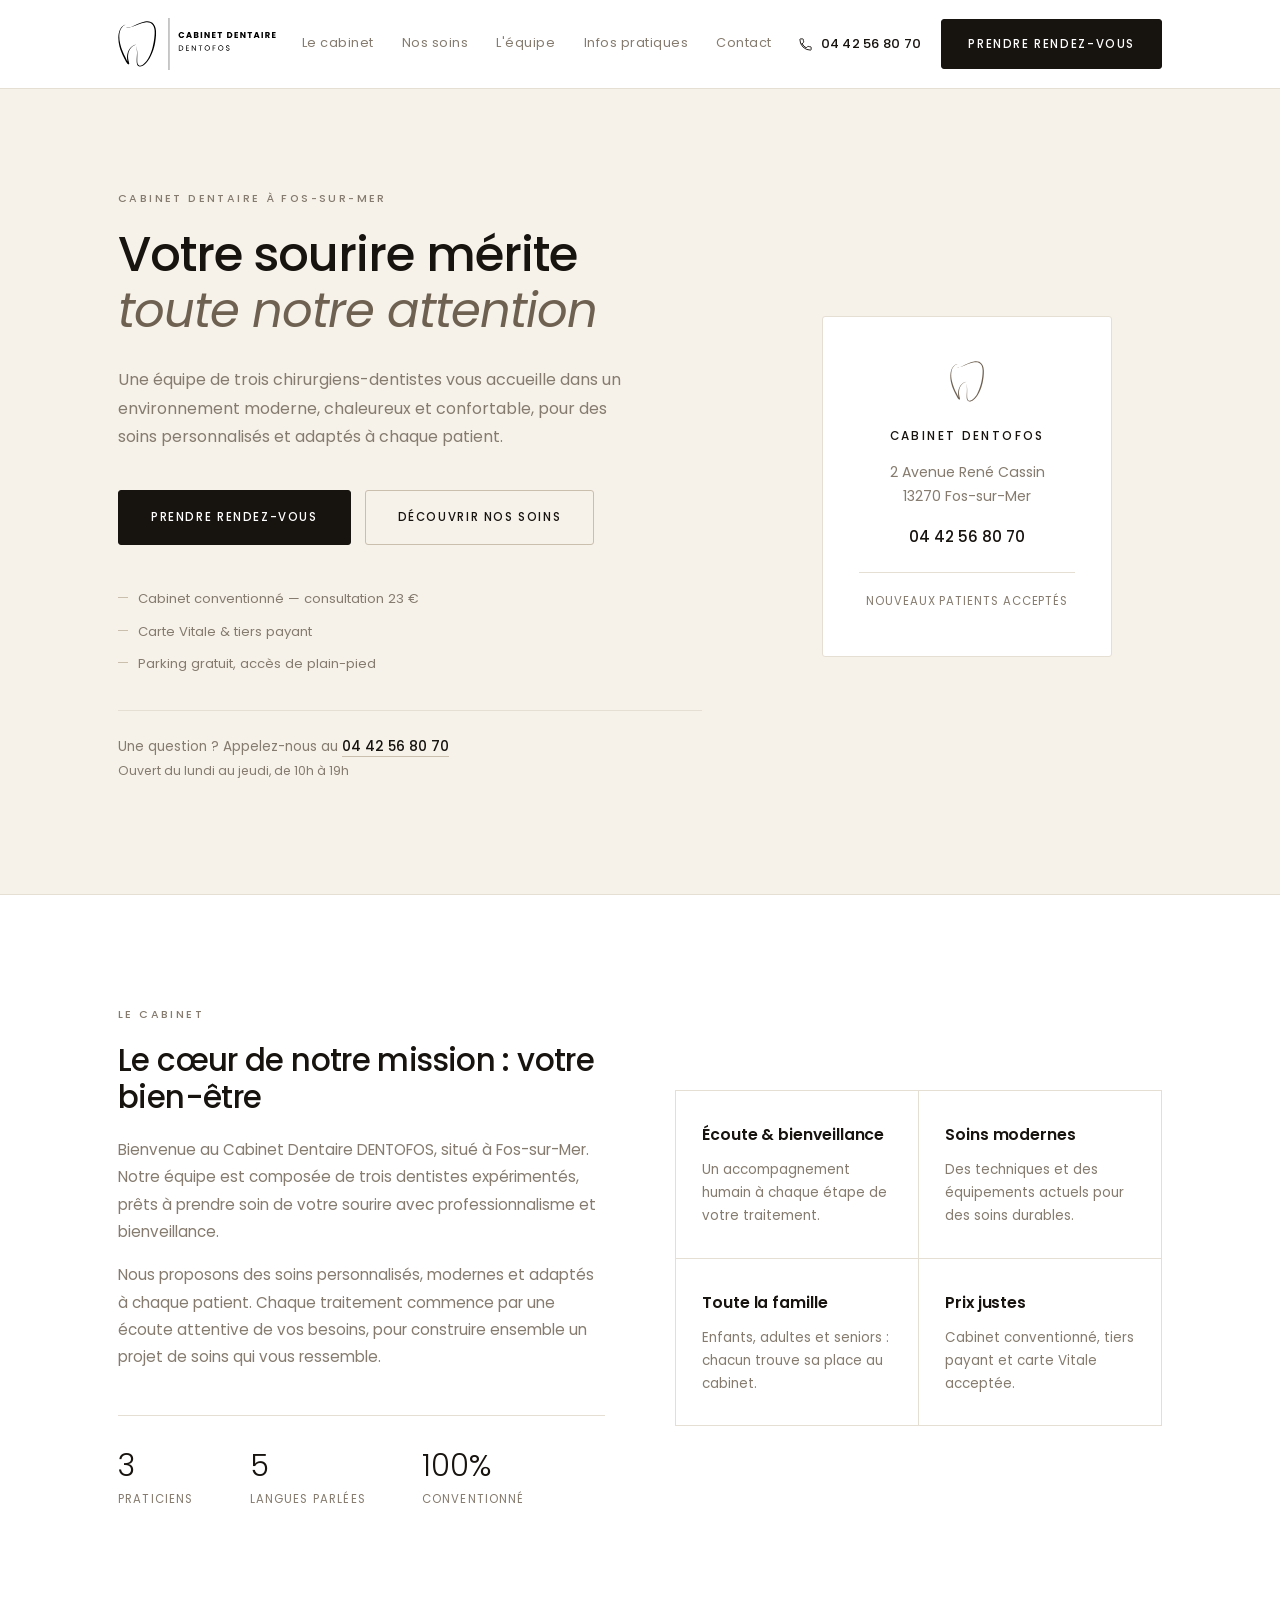
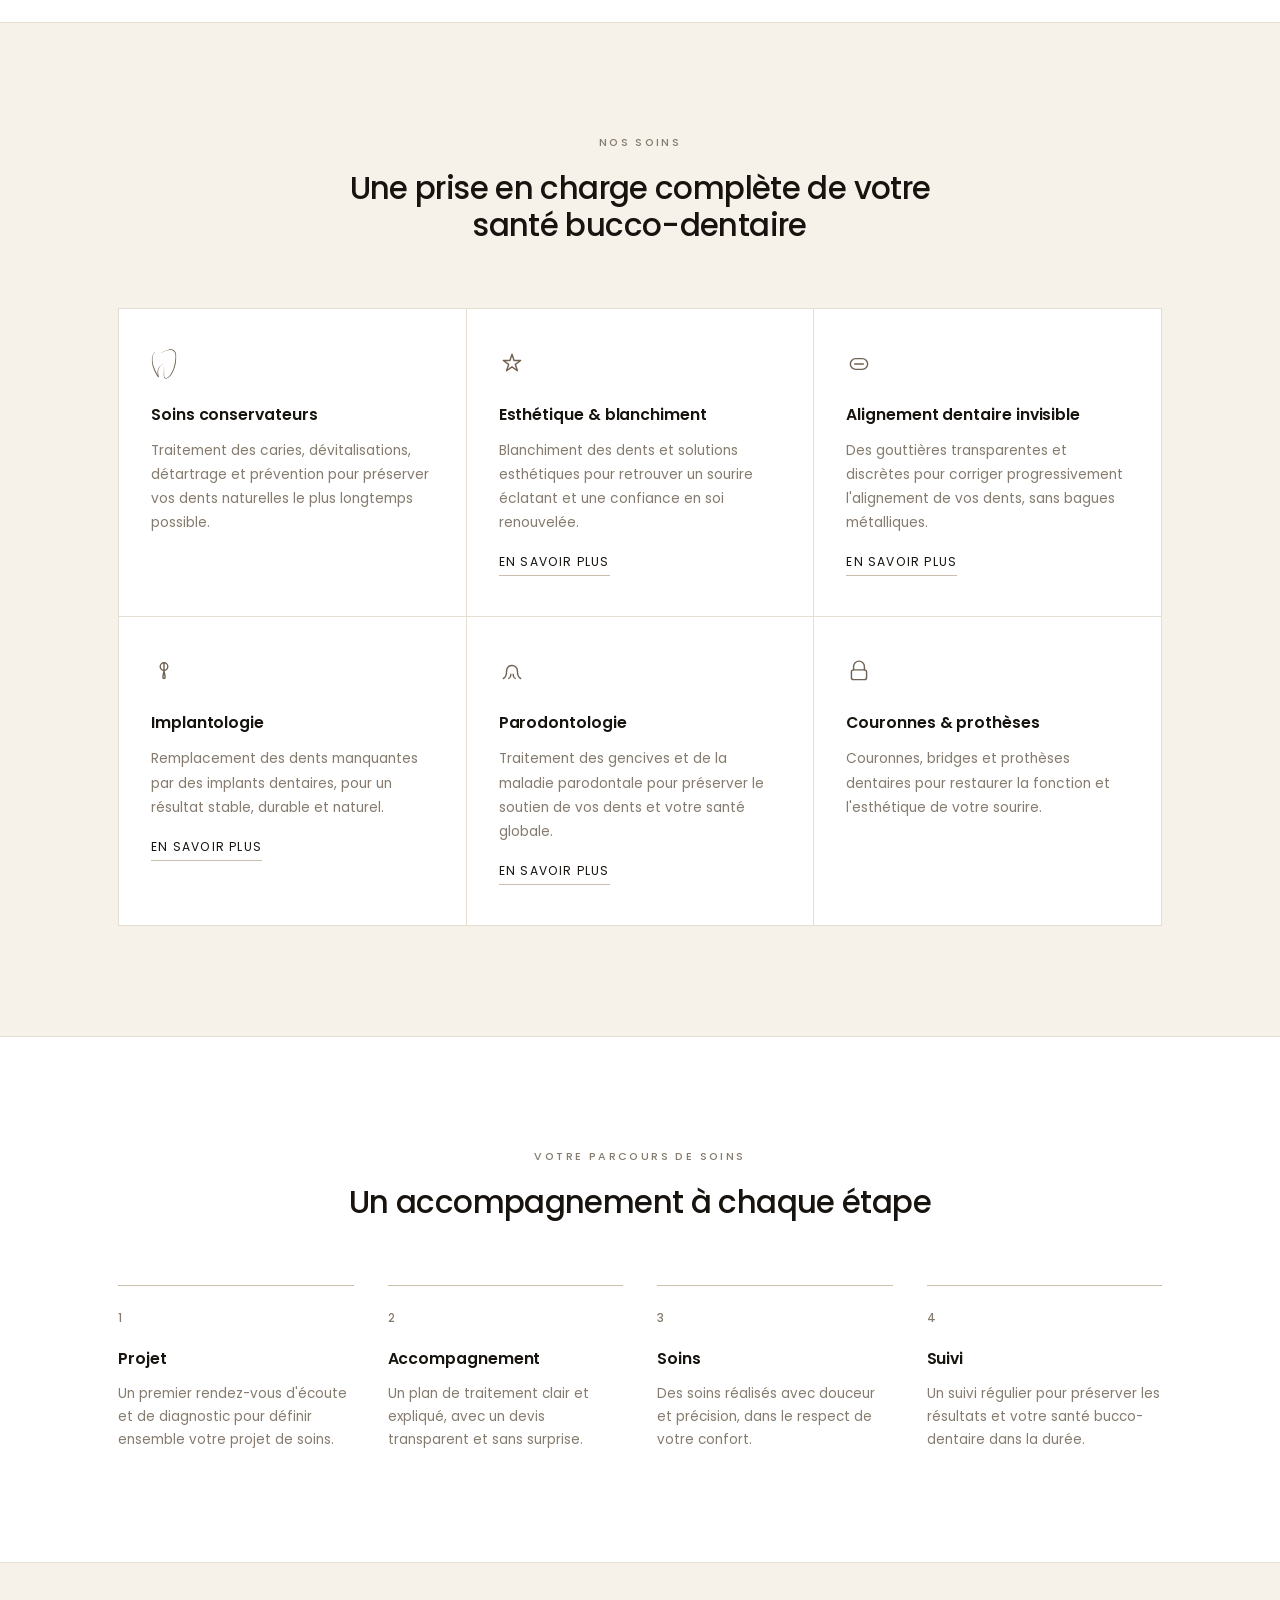
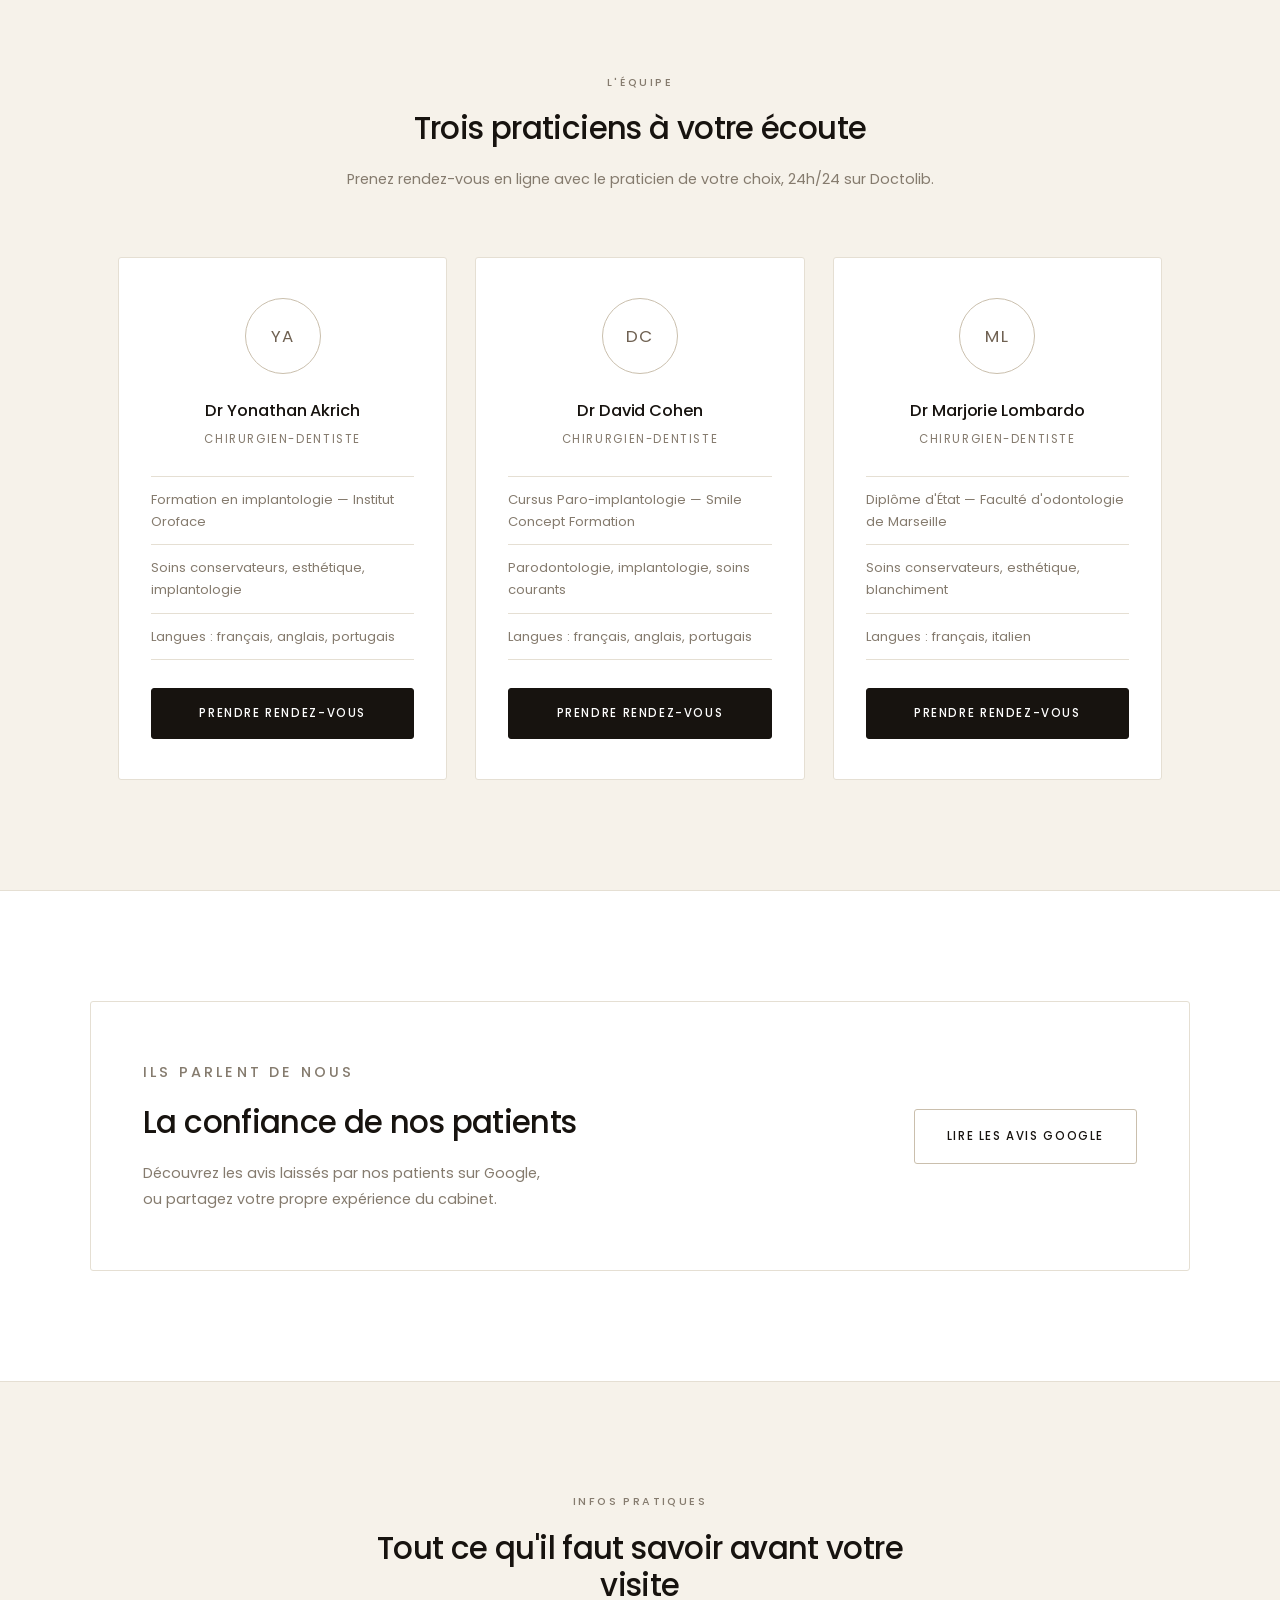
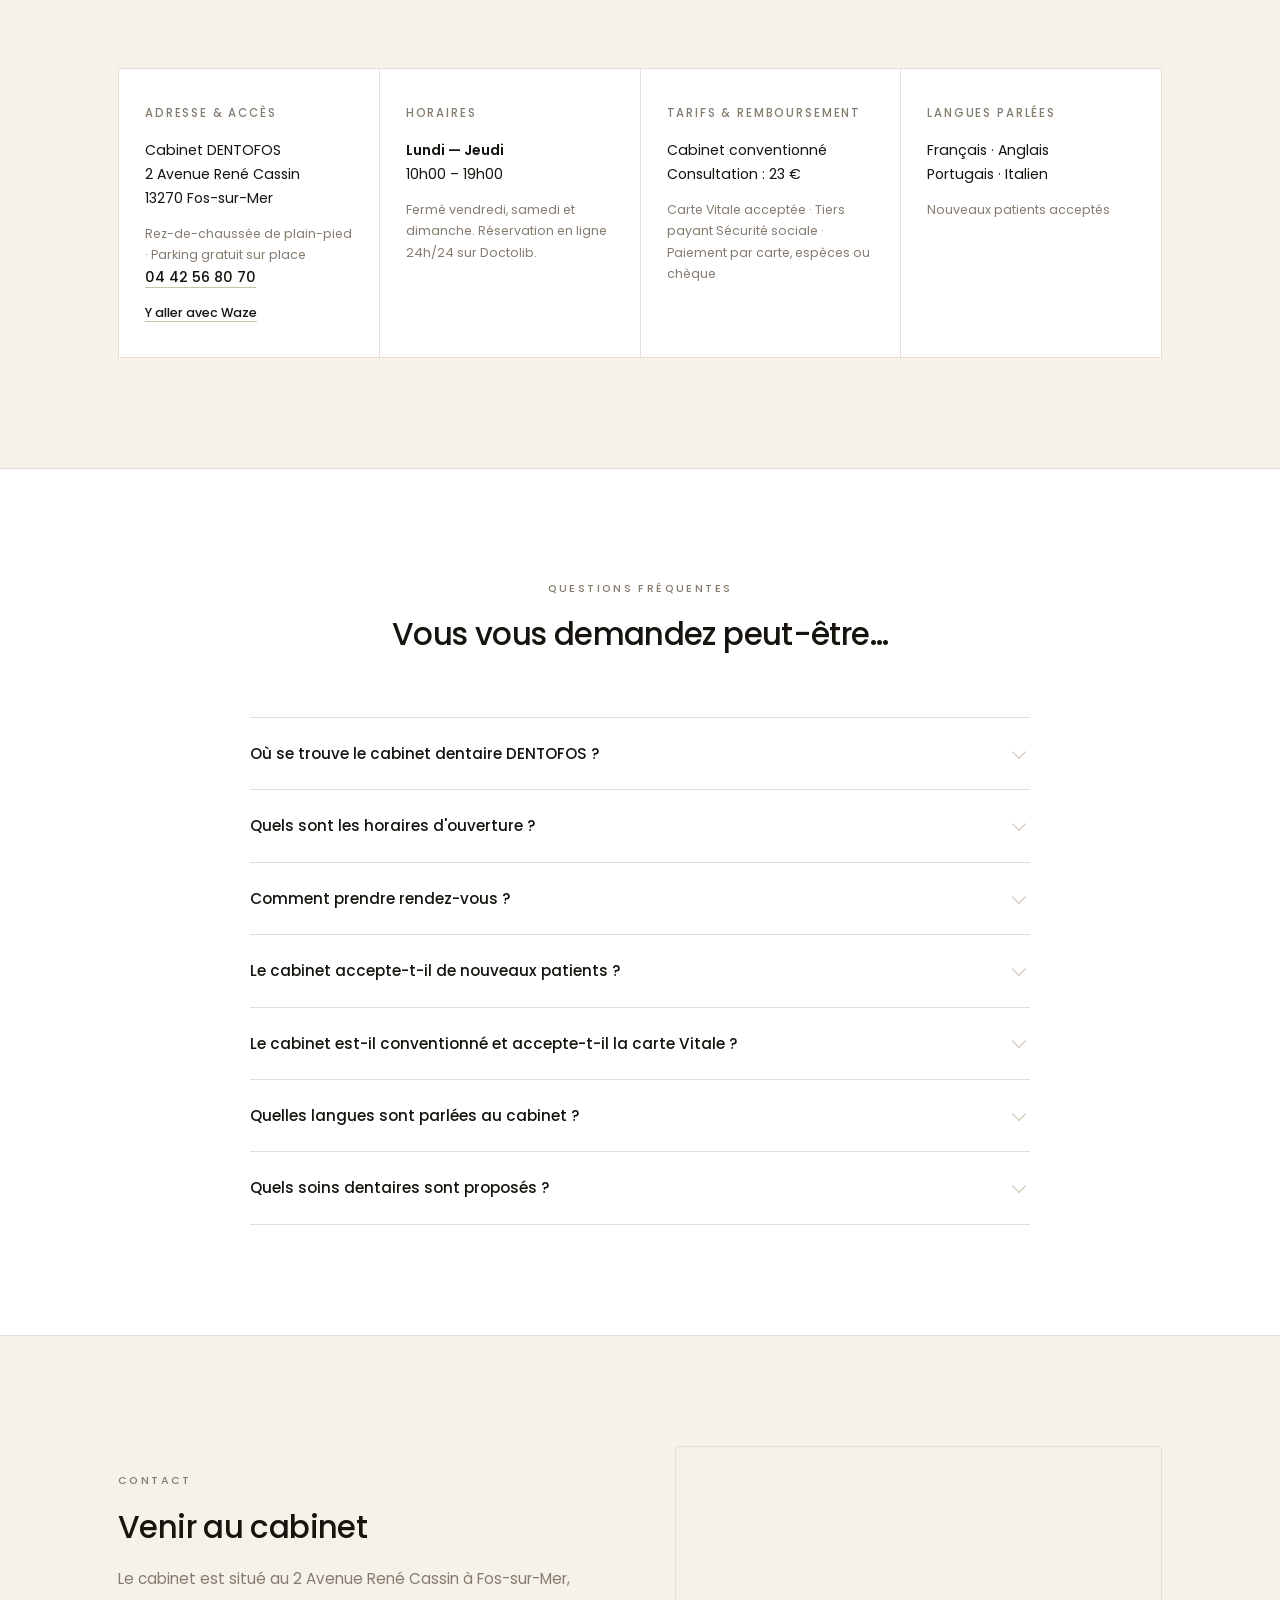
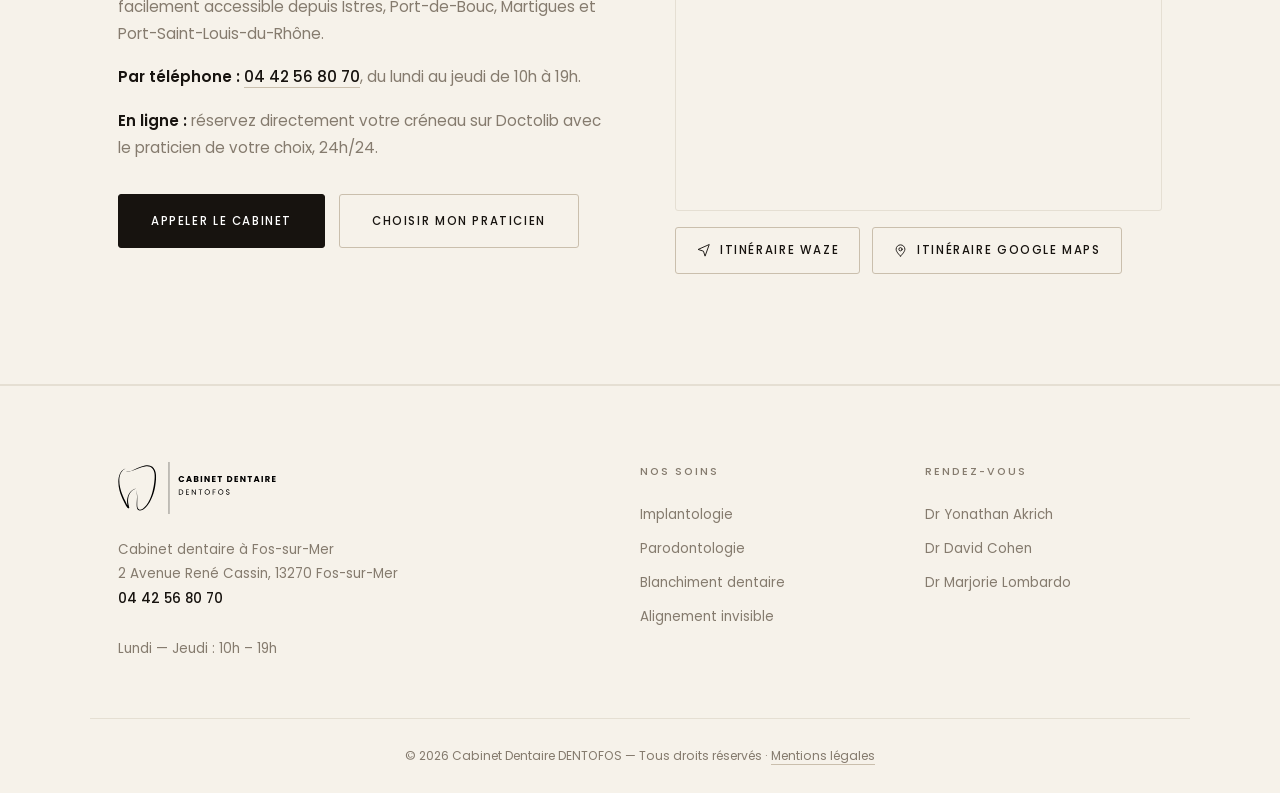
<file: index.html>
<!DOCTYPE html>
<html lang="fr">
<head>
  <meta charset="UTF-8">
  <meta name="viewport" content="width=device-width, initial-scale=1.0">
  <title>Dentiste à Fos-sur-Mer — Cabinet Dentaire DENTOFOS | 04 42 56 80 70</title>
  <meta name="description" content="Cabinet dentaire DENTOFOS à Fos-sur-Mer (13270) : 3 chirurgiens-dentistes conventionnés. Soins, implantologie, parodontologie, blanchiment, alignement invisible. Ouvert du lundi au jeudi 10h-19h. Tél. 04 42 56 80 70. Rendez-vous en ligne sur Doctolib.">
  <meta name="keywords" content="dentiste Fos-sur-Mer, chirurgien-dentiste 13270, cabinet dentaire Fos-sur-Mer, implantologie Fos-sur-Mer, blanchiment dentaire, aligneurs invisibles, dentiste Istres, dentiste Port-de-Bouc">
  <meta name="robots" content="index, follow, max-image-preview:large, max-snippet:-1">
  <meta name="author" content="Cabinet Dentaire DENTOFOS">
  <meta name="google-site-verification" content="oRekHpqm_DCLXKoAgkrojBeBelV7zDnCwWILIFYDvU4">
  <meta name="geo.region" content="FR-13">
  <meta name="geo.placename" content="Fos-sur-Mer">
  <meta name="geo.position" content="43.4533065;4.9434024">
  <meta name="ICBM" content="43.4533065, 4.9434024">

  <link rel="canonical" href="https://dentofos.fr/">

  <meta property="og:type" content="website">
  <meta property="og:locale" content="fr_FR">
  <meta property="og:site_name" content="Cabinet Dentaire DENTOFOS">
  <meta property="og:title" content="Dentiste à Fos-sur-Mer — Cabinet Dentaire DENTOFOS">
  <meta property="og:description" content="3 chirurgiens-dentistes conventionnés à Fos-sur-Mer. Soins, implantologie, esthétique. Ouvert du lundi au jeudi 10h-19h. Tél. 04 42 56 80 70.">
  <meta property="og:url" content="https://dentofos.fr/">
  <meta property="og:image" content="https://dentofos.fr/assets/og-image.png">
  <meta property="og:image:width" content="1200">
  <meta property="og:image:height" content="630">
  <meta property="og:image:alt" content="Cabinet Dentaire DENTOFOS, Fos-sur-Mer">
  <meta name="twitter:card" content="summary_large_image">
  <meta name="twitter:title" content="Dentiste à Fos-sur-Mer — Cabinet Dentaire DENTOFOS">
  <meta name="twitter:description" content="3 chirurgiens-dentistes conventionnés à Fos-sur-Mer. Ouvert du lundi au jeudi 10h-19h.">
  <meta name="twitter:image" content="https://dentofos.fr/assets/og-image.png">

  <link rel="preconnect" href="https://fonts.googleapis.com">
  <link rel="preconnect" href="https://fonts.gstatic.com" crossorigin>
  <link href="https://fonts.googleapis.com/css2?family=Poppins:ital,wght@0,300;0,400;0,500;0,600;0,700;0,800;1,400;1,600&display=swap" rel="stylesheet">
  <link rel="stylesheet" href="assets/style.css?v=6">
  <link rel="icon" href="assets/favicon.svg" type="image/svg+xml">

  <script type="application/ld+json">
  {
    "@context": "https://schema.org",
    "@graph": [
      {
        "@type": ["Dentist", "MedicalBusiness", "LocalBusiness"],
        "@id": "https://dentofos.fr/#cabinet",
        "name": "Cabinet Dentaire DENTOFOS",
        "alternateName": "DENTOFOS",
        "description": "Cabinet dentaire situé à Fos-sur-Mer (13270), composé de trois chirurgiens-dentistes conventionnés. Soins conservateurs, esthétique et blanchiment, alignement dentaire invisible, implantologie, parodontologie, couronnes et prothèses.",
        "url": "https://dentofos.fr/",
        "logo": "https://dentofos.fr/assets/logo.svg",
        "image": "https://dentofos.fr/assets/og-image.png",
        "telephone": "+33442568070",
        "email": "cabinetdentofos@gmail.com",
        "medicalSpecialty": "Dentistry",
        "priceRange": "€",
        "currenciesAccepted": "EUR",
        "paymentAccepted": "Espèces, Carte bancaire, Chèque, Carte Vitale, Tiers payant Sécurité sociale",
        "isAcceptingNewPatients": true,
        "address": {
          "@type": "PostalAddress",
          "streetAddress": "2 Avenue René Cassin",
          "postalCode": "13270",
          "addressLocality": "Fos-sur-Mer",
          "addressRegion": "Bouches-du-Rhône",
          "addressCountry": "FR"
        },
        "geo": {
          "@type": "GeoCoordinates",
          "latitude": 43.4533065,
          "longitude": 4.9434024
        },
        "hasMap": "https://www.google.com/maps/search/?api=1&query=2+Avenue+Ren%C3%A9+Cassin+13270+Fos-sur-Mer",
        "sameAs": [
          "https://www.doctolib.fr/dentiste/marseille/yonathan-akrich",
          "https://www.doctolib.fr/dentiste/marseille/david-cohen-marseille-13",
          "https://www.doctolib.fr/dentiste/fos-sur-mer/marjorie-lombardo"
        ],
        "openingHoursSpecification": [
          {
            "@type": "OpeningHoursSpecification",
            "dayOfWeek": ["Monday", "Tuesday", "Wednesday", "Thursday"],
            "opens": "10:00",
            "closes": "19:00"
          }
        ],
        "availableLanguage": ["fr", "en", "pt", "it"],
        "areaServed": [
          { "@type": "City", "name": "Fos-sur-Mer" },
          { "@type": "City", "name": "Istres" },
          { "@type": "City", "name": "Port-de-Bouc" },
          { "@type": "City", "name": "Martigues" },
          { "@type": "City", "name": "Port-Saint-Louis-du-Rhône" }
        ],
        "amenityFeature": [
          { "@type": "LocationFeatureSpecification", "name": "Parking gratuit", "value": true },
          { "@type": "LocationFeatureSpecification", "name": "Accès de plain-pied", "value": true }
        ],
        "availableService": [
          { "@type": "MedicalProcedure", "name": "Soins conservateurs", "description": "Traitement des caries, dévitalisations, détartrage et prévention." },
          { "@type": "MedicalProcedure", "name": "Blanchiment dentaire", "description": "Éclaircissement des dents et solutions esthétiques." },
          { "@type": "MedicalProcedure", "name": "Alignement dentaire invisible", "description": "Gouttières transparentes pour corriger l'alignement des dents." },
          { "@type": "MedicalProcedure", "name": "Implantologie", "description": "Remplacement des dents manquantes par des implants dentaires." },
          { "@type": "MedicalProcedure", "name": "Parodontologie", "description": "Traitement des gencives et de la maladie parodontale." },
          { "@type": "MedicalProcedure", "name": "Couronnes et prothèses", "description": "Couronnes, bridges et prothèses dentaires." }
        ],
        "employee": [
          {
            "@type": "Physician",
            "name": "Dr Yonathan Akrich",
            "jobTitle": "Chirurgien-dentiste",
            "medicalSpecialty": "Dentistry",
            "identifier": { "@type": "PropertyValue", "name": "RPPS", "value": "10109385517" },
            "knowsLanguage": ["fr", "en", "pt"],
            "url": "https://www.doctolib.fr/dentiste/marseille/yonathan-akrich"
          },
          {
            "@type": "Physician",
            "name": "Dr David Cohen",
            "jobTitle": "Chirurgien-dentiste",
            "medicalSpecialty": "Dentistry",
            "identifier": { "@type": "PropertyValue", "name": "RPPS", "value": "10108310631" },
            "knowsLanguage": ["fr", "en", "pt"],
            "url": "https://www.doctolib.fr/dentiste/marseille/david-cohen-marseille-13"
          },
          {
            "@type": "Physician",
            "name": "Dr Marjorie Lombardo",
            "jobTitle": "Chirurgien-dentiste",
            "medicalSpecialty": "Dentistry",
            "identifier": { "@type": "PropertyValue", "name": "RPPS", "value": "10108969253" },
            "knowsLanguage": ["fr", "it"],
            "url": "https://www.doctolib.fr/dentiste/fos-sur-mer/marjorie-lombardo"
          }
        ],
        "potentialAction": {
          "@type": "ReserveAction",
          "name": "Prendre rendez-vous",
          "target": {
            "@type": "EntryPoint",
            "urlTemplate": "https://www.doctolib.fr/dentiste/fos-sur-mer/marjorie-lombardo",
            "actionPlatform": ["http://schema.org/DesktopWebPlatform", "http://schema.org/MobileWebPlatform"]
          }
        }
      },
      {
        "@type": "WebSite",
        "@id": "https://dentofos.fr/#site",
        "url": "https://dentofos.fr/",
        "name": "Cabinet Dentaire DENTOFOS",
        "inLanguage": "fr-FR",
        "publisher": { "@id": "https://dentofos.fr/#cabinet" }
      },
      {
        "@type": "FAQPage",
        "@id": "https://dentofos.fr/#faq",
        "mainEntity": [
          {
            "@type": "Question",
            "name": "Où se trouve le cabinet dentaire DENTOFOS ?",
            "acceptedAnswer": { "@type": "Answer", "text": "Le cabinet DENTOFOS est situé au 2 Avenue René Cassin, 13270 Fos-sur-Mer, dans les Bouches-du-Rhône. L'accès se fait de plain-pied, au rez-de-chaussée, avec un parking gratuit sur place." }
          },
          {
            "@type": "Question",
            "name": "Quels sont les horaires d'ouverture du cabinet ?",
            "acceptedAnswer": { "@type": "Answer", "text": "Le cabinet est ouvert du lundi au jeudi, de 10h00 à 19h00. Il est fermé le vendredi, le samedi et le dimanche. La prise de rendez-vous en ligne reste possible 24h/24 sur Doctolib." }
          },
          {
            "@type": "Question",
            "name": "Comment prendre rendez-vous chez un dentiste à Fos-sur-Mer ?",
            "acceptedAnswer": { "@type": "Answer", "text": "Vous pouvez appeler le cabinet au 04 42 56 80 70 du lundi au jeudi entre 10h et 19h, ou réserver directement en ligne sur Doctolib avec le praticien de votre choix, à toute heure." }
          },
          {
            "@type": "Question",
            "name": "Le cabinet accepte-t-il de nouveaux patients ?",
            "acceptedAnswer": { "@type": "Answer", "text": "Oui, les trois chirurgiens-dentistes du cabinet DENTOFOS acceptent de nouveaux patients, adultes comme enfants." }
          },
          {
            "@type": "Question",
            "name": "Le cabinet est-il conventionné et accepte-t-il la carte Vitale ?",
            "acceptedAnswer": { "@type": "Answer", "text": "Oui. Le cabinet est conventionné, la consultation est à 23 €. La carte Vitale est acceptée et le tiers payant Sécurité sociale est pratiqué. Les règlements se font en espèces, par carte bancaire ou par chèque." }
          },
          {
            "@type": "Question",
            "name": "Quelles langues sont parlées au cabinet ?",
            "acceptedAnswer": { "@type": "Answer", "text": "Les praticiens du cabinet parlent français, anglais, portugais et italien." }
          },
          {
            "@type": "Question",
            "name": "Quels soins dentaires sont proposés au cabinet DENTOFOS ?",
            "acceptedAnswer": { "@type": "Answer", "text": "Le cabinet propose des soins conservateurs (caries, dévitalisations, détartrage), de l'esthétique dentaire et du blanchiment, de l'alignement dentaire invisible par gouttières transparentes, de l'implantologie, de la parodontologie, ainsi que des couronnes, bridges et prothèses." }
          }
        ]
      }
    ]
  }
  </script>
</head>
<body>

<svg width="0" height="0" style="position:absolute" aria-hidden="true" focusable="false">
  <symbol id="tooth" viewBox="0 0 65.73 79.46" fill="currentColor">
    <path fill-rule="evenodd" d="M16.44 70.0 C16.29 69.74 16.14 69.47 15.99 69.2 C14.56 66.62 13.24 63.6 12.55 62.22 C11.05 59.33 9.63 56.26 8.32 53.09 C6.4 48.49 4.76 43.68 3.67 38.8 C2.44 33.28 1.89 27.68 2.52 22.24 C2.79 19.76 3.42 17.16 4.48 14.77 C5.54 12.36 7.03 10.17 9.0 8.52 C10.02 7.66 11.5 6.78 12.93 6.61 C13.92 6.49 14.88 6.71 15.64 7.51 C14.91 6.64 13.94 6.36 12.92 6.41 C11.42 6.49 9.82 7.32 8.71 8.14 C6.54 9.73 4.86 11.92 3.61 14.35 C2.36 16.78 1.55 19.47 1.12 22.05 C0.0 29.02 0.66 36.34 2.44 43.45 C3.31 46.93 4.45 50.36 5.77 53.67 C7.12 57.06 8.68 60.32 10.29 63.39 C11.14 64.99 12.89 68.77 14.66 71.52 C15.66 73.06 16.7 74.29 17.6 74.8 C18.08 75.08 18.48 75.0 18.78 74.81 C18.99 74.68 19.32 74.39 19.34 73.82 C19.36 73.33 19.01 71.89 18.97 71.77 L18.09 68.29 C17.72 66.6 17.47 64.91 17.37 63.21 C17.27 61.51 17.3 59.8 17.51 58.08 C18.1 53.13 19.98 48.84 22.97 45.68 C26.02 42.44 30.22 40.38 35.39 39.97 C30.1 40.1 25.7 41.99 22.41 45.12 C19.09 48.28 16.9 52.7 16.02 57.86 C15.72 59.67 15.59 61.47 15.62 63.28 C15.65 65.08 15.84 66.87 16.16 68.68 L16.44 70.0 Z"/>
    <path fill-rule="evenodd" d="M12.28 11.27 L12.35 11.52 C12.68 11.83 13.17 11.99 13.7 12.06 C14.48 12.16 15.34 12.08 15.91 12.01 C17.35 11.86 18.81 11.62 20.25 11.32 C21.7 11.01 23.12 10.63 24.5 10.18 C30.22 8.33 38.87 3.78 46.72 2.62 C51.91 1.85 56.75 2.58 59.96 7.0 C61.36 8.91 62.18 11.15 62.65 13.5 C63.38 17.12 63.27 21.01 63.01 24.48 C62.73 28.51 62.21 32.61 61.48 36.7 C61.0 39.39 60.43 42.07 59.75 44.72 C58.04 51.4 55.68 57.91 52.48 63.82 C51.11 66.38 47.86 71.22 44.15 74.36 C41.66 76.47 38.98 77.86 36.54 76.92 C35.15 76.38 34.37 75.2 33.9 73.8 C33.15 71.55 33.19 68.77 33.16 66.82 C33.12 63.04 33.59 57.07 33.05 51.7 C32.68 47.92 31.82 44.44 29.96 42.21 C31.71 44.5 32.42 47.98 32.64 51.73 C32.96 57.11 32.27 63.04 32.18 66.81 C32.13 68.86 32.0 71.79 32.7 74.18 C33.24 75.99 34.25 77.49 36.01 78.24 C38.88 79.46 42.19 78.12 45.25 75.7 C49.25 72.52 52.82 67.51 54.34 64.85 C57.76 58.84 60.37 52.22 62.22 45.37 C62.95 42.66 63.55 39.91 64.04 37.16 C64.79 32.97 65.25 28.77 65.5 24.64 C65.7 20.96 65.73 16.84 64.87 13.03 C64.28 10.38 63.26 7.88 61.62 5.76 C57.8 0.86 52.33 0.0 46.46 1.09 C38.58 2.56 30.01 7.52 24.31 9.63 C22.97 10.13 21.58 10.57 20.16 10.94 C18.75 11.31 17.31 11.61 15.89 11.83 C15.33 11.92 14.48 12.04 13.71 11.98 C13.18 11.93 12.69 11.8 12.36 11.5 L12.28 11.27 Z"/>
  </symbol>
</svg>

<header class="site-header" id="top">
  <div class="container header-inner">
    <a href="#top" class="logo" aria-label="Cabinet Dentaire DENTOFOS — retour à l'accueil">
      <img class="logo-lockup" src="assets/logo.svg" alt="Cabinet Dentaire DENTOFOS" width="272" height="90">
      <svg class="logo-mark-only" viewBox="0 0 65.73 79.46" aria-hidden="true"><use href="#tooth"/></svg>
    </a>
    <nav class="main-nav" id="mainNav">
      <a href="#cabinet">Le cabinet</a>
      <a href="#soins">Nos soins</a>
      <a href="#equipe">L'équipe</a>
      <a href="#infos">Infos pratiques</a>
      <a href="#contact">Contact</a>
    </nav>
    <div class="header-actions">
      <a class="header-tel" href="tel:+33442568070" aria-label="Appeler le cabinet au 04 42 56 80 70">
        <svg viewBox="0 0 24 24" fill="none" stroke="currentColor" stroke-width="1.9" stroke-linecap="round" stroke-linejoin="round" aria-hidden="true"><path d="M6.6 10.8a15 15 0 006.6 6.6l2.2-2.2c.3-.3.7-.4 1-.2 1.2.4 2.4.6 3.6.6.6 0 1 .4 1 1V20c0 .6-.4 1-1 1A17 17 0 013 4c0-.6.4-1 1-1h3.5c.6 0 1 .4 1 1 0 1.3.2 2.5.6 3.6.1.4 0 .8-.2 1l-2.3 2.2z"/></svg>
        <span>04 42 56 80 70</span>
      </a>
      <a class="btn btn-primary" href="#equipe"><span class="cta-long">Prendre rendez-vous</span><span class="cta-short">RDV</span></a>
      <button class="nav-toggle" id="navToggle" aria-label="Ouvrir le menu" aria-expanded="false">
        <span></span><span></span><span></span>
      </button>
    </div>
  </div>
</header>

<main>

  <!-- ============ HERO ============ -->
  <section class="hero">
    <div class="container hero-inner">
      <div class="hero-content">
        <p class="eyebrow">Cabinet dentaire à Fos-sur-Mer</p>
        <h1>Votre sourire mérite<br><em>toute notre attention</em></h1>
        <p class="hero-sub">Une équipe de trois chirurgiens-dentistes vous accueille dans un environnement moderne, chaleureux et confortable, pour des soins personnalisés et adaptés à chaque patient.</p>
        <div class="hero-cta">
          <a class="btn btn-primary btn-lg" href="#equipe">Prendre rendez-vous</a>
          <a class="btn btn-ghost btn-lg" href="#soins">Découvrir nos soins</a>
        </div>
        <ul class="hero-badges">
          <li>Cabinet conventionné — consultation 23&nbsp;€</li>
          <li>Carte Vitale &amp; tiers payant</li>
          <li>Parking gratuit, accès de plain-pied</li>
        </ul>
        <p class="hero-phone">Une question&nbsp;? Appelez-nous au <a href="tel:+33442568070">04&nbsp;42&nbsp;56&nbsp;80&nbsp;70</a><br><span>Ouvert du lundi au jeudi, de 10h à 19h</span></p>
      </div>
      <div class="hero-visual" aria-hidden="true">
        <div class="hero-card">
          <div class="hero-card-icon">
            <svg viewBox="0 0 65.73 79.46"><use href="#tooth"/></svg>
          </div>
          <p class="hero-card-title">Cabinet DENTOFOS</p>
          <p class="hero-card-text">2 Avenue René Cassin<br>13270 Fos-sur-Mer</p>
          <p class="hero-card-tel"><a href="tel:+33442568070">04 42 56 80 70</a></p>
          <p class="hero-card-note">Nouveaux patients acceptés</p>
        </div>
      </div>
    </div>
  </section>

  <!-- ============ LE CABINET ============ -->
  <section class="section" id="cabinet">
    <div class="container split">
      <div>
        <p class="eyebrow">Le cabinet</p>
        <h2>Le cœur de notre mission&nbsp;: votre bien-être</h2>
        <p>Bienvenue au Cabinet Dentaire DENTOFOS, situé à Fos-sur-Mer. Notre équipe est composée de trois dentistes expérimentés, prêts à prendre soin de votre sourire avec professionnalisme et bienveillance.</p>
        <p>Nous proposons des soins personnalisés, modernes et adaptés à chaque patient. Chaque traitement commence par une écoute attentive de vos besoins, pour construire ensemble un projet de soins qui vous ressemble.</p>
        <div class="stat-row">
          <div class="stat"><strong>3</strong><span>praticiens</span></div>
          <div class="stat"><strong>5</strong><span>langues parlées</span></div>
          <div class="stat"><strong>100%</strong><span>conventionné</span></div>
        </div>
      </div>
      <div class="feature-grid">
        <div class="feature-card">
          <h3>Écoute &amp; bienveillance</h3>
          <p>Un accompagnement humain à chaque étape de votre traitement.</p>
        </div>
        <div class="feature-card">
          <h3>Soins modernes</h3>
          <p>Des techniques et des équipements actuels pour des soins durables.</p>
        </div>
        <div class="feature-card">
          <h3>Toute la famille</h3>
          <p>Enfants, adultes et seniors&nbsp;: chacun trouve sa place au cabinet.</p>
        </div>
        <div class="feature-card">
          <h3>Prix justes</h3>
          <p>Cabinet conventionné, tiers payant et carte Vitale acceptée.</p>
        </div>
      </div>
    </div>
  </section>

  <!-- ============ SOINS ============ -->
  <section class="section section-alt" id="soins">
    <div class="container">
      <div class="section-head">
        <p class="eyebrow">Nos soins</p>
        <h2>Une prise en charge complète de votre santé bucco-dentaire</h2>
      </div>
      <div class="cards-grid">
        <article class="care-card">
          <div class="care-icon"><svg viewBox="0 0 65.73 79.46"><use href="#tooth"/></svg></div>
          <h3>Soins conservateurs</h3>
          <p>Traitement des caries, dévitalisations, détartrage et prévention pour préserver vos dents naturelles le plus longtemps possible.</p>
        </article>
        <article class="care-card">
          <div class="care-icon"><svg viewBox="0 0 24 24" fill="none" stroke="currentColor" stroke-width="1.6" stroke-linecap="round" stroke-linejoin="round"><path d="M12 3l1.9 5.8H20l-4.9 3.6 1.9 5.8-5-3.6-5 3.6 1.9-5.8L4 8.8h6.1z"/></svg></div>
          <h3>Esthétique &amp; blanchiment</h3>
          <p>Blanchiment des dents et solutions esthétiques pour retrouver un sourire éclatant et une confiance en soi renouvelée.</p>
          <a class="care-more" href="blanchiment-dentaire/">En savoir plus</a>
        </article>
        <article class="care-card">
          <div class="care-icon"><svg viewBox="0 0 24 24" fill="none" stroke="currentColor" stroke-width="1.6" stroke-linecap="round" stroke-linejoin="round"><rect x="4" y="7" width="16" height="10" rx="5"/><path d="M8 12h8"/></svg></div>
          <h3>Alignement dentaire invisible</h3>
          <p>Des gouttières transparentes et discrètes pour corriger progressivement l'alignement de vos dents, sans bagues métalliques.</p>
          <a class="care-more" href="alignement-invisible/">En savoir plus</a>
        </article>
        <article class="care-card">
          <div class="care-icon"><svg viewBox="0 0 24 24" fill="none" stroke="currentColor" stroke-width="1.6" stroke-linecap="round" stroke-linejoin="round"><path d="M12 4v6m0 0c0 3-1 4-1 7a1 1 0 002 0c0-3-1-4-1-7z"/><circle cx="12" cy="7" r="3.5"/></svg></div>
          <h3>Implantologie</h3>
          <p>Remplacement des dents manquantes par des implants dentaires, pour un résultat stable, durable et naturel.</p>
          <a class="care-more" href="implantologie/">En savoir plus</a>
        </article>
        <article class="care-card">
          <div class="care-icon"><svg viewBox="0 0 24 24" fill="none" stroke="currentColor" stroke-width="1.6" stroke-linecap="round" stroke-linejoin="round"><path d="M4 18c2-1 3-4 3-7m13 7c-2-1-3-4-3-7M7 11a5 5 0 0110 0"/><path d="M9 18c1.5-.8 2-2.5 2-4m4 4c-1.5-.8-2-2.5-2-4"/></svg></div>
          <h3>Parodontologie</h3>
          <p>Traitement des gencives et de la maladie parodontale pour préserver le soutien de vos dents et votre santé globale.</p>
          <a class="care-more" href="parodontologie/">En savoir plus</a>
        </article>
        <article class="care-card">
          <div class="care-icon"><svg viewBox="0 0 24 24" fill="none" stroke="currentColor" stroke-width="1.6" stroke-linecap="round" stroke-linejoin="round"><path d="M7 10V7a5 5 0 0110 0v3"/><rect x="5" y="10" width="14" height="9" rx="2"/></svg></div>
          <h3>Couronnes &amp; prothèses</h3>
          <p>Couronnes, bridges et prothèses dentaires pour restaurer la fonction et l'esthétique de votre sourire.</p>
        </article>
      </div>
    </div>
  </section>

  <!-- ============ PARCOURS ============ -->
  <section class="section" id="parcours">
    <div class="container">
      <div class="section-head">
        <p class="eyebrow">Votre parcours de soins</p>
        <h2>Un accompagnement à chaque étape</h2>
      </div>
      <div class="steps">
        <div class="step">
          <span class="step-num">1</span>
          <h3>Projet</h3>
          <p>Un premier rendez-vous d'écoute et de diagnostic pour définir ensemble votre projet de soins.</p>
        </div>
        <div class="step">
          <span class="step-num">2</span>
          <h3>Accompagnement</h3>
          <p>Un plan de traitement clair et expliqué, avec un devis transparent et sans surprise.</p>
        </div>
        <div class="step">
          <span class="step-num">3</span>
          <h3>Soins</h3>
          <p>Des soins réalisés avec douceur et précision, dans le respect de votre confort.</p>
        </div>
        <div class="step">
          <span class="step-num">4</span>
          <h3>Suivi</h3>
          <p>Un suivi régulier pour préserver les résultats et votre santé bucco-dentaire dans la durée.</p>
        </div>
      </div>
    </div>
  </section>

  <!-- ============ ÉQUIPE ============ -->
  <section class="section section-alt" id="equipe">
    <div class="container">
      <div class="section-head">
        <p class="eyebrow">L'équipe</p>
        <h2>Trois praticiens à votre écoute</h2>
        <p class="section-sub">Prenez rendez-vous en ligne avec le praticien de votre choix, 24h/24 sur Doctolib.</p>
      </div>
      <div class="team-grid">
        <article class="team-card">
          <div class="team-avatar" aria-hidden="true">YA</div>
          <h3>Dr Yonathan Akrich</h3>
          <p class="team-role">Chirurgien-dentiste</p>
          <ul class="team-facts">
            <li>Formation en implantologie — Institut Oroface</li>
            <li>Soins conservateurs, esthétique, implantologie</li>
            <li>Langues&nbsp;: français, anglais, portugais</li>
          </ul>
          <a class="btn btn-primary btn-block" href="https://www.doctolib.fr/dentiste/marseille/yonathan-akrich" target="_blank" rel="noopener">Prendre rendez-vous</a>
        </article>
        <article class="team-card">
          <div class="team-avatar" aria-hidden="true">DC</div>
          <h3>Dr David Cohen</h3>
          <p class="team-role">Chirurgien-dentiste</p>
          <ul class="team-facts">
            <li>Cursus Paro-implantologie — Smile Concept Formation</li>
            <li>Parodontologie, implantologie, soins courants</li>
            <li>Langues&nbsp;: français, anglais, portugais</li>
          </ul>
          <a class="btn btn-primary btn-block" href="https://www.doctolib.fr/dentiste/marseille/david-cohen-marseille-13" target="_blank" rel="noopener">Prendre rendez-vous</a>
        </article>
        <article class="team-card">
          <div class="team-avatar" aria-hidden="true">ML</div>
          <h3>Dr Marjorie Lombardo</h3>
          <p class="team-role">Chirurgien-dentiste</p>
          <ul class="team-facts">
            <li>Diplôme d'État — Faculté d'odontologie de Marseille</li>
            <li>Soins conservateurs, esthétique, blanchiment</li>
            <li>Langues&nbsp;: français, italien</li>
          </ul>
          <a class="btn btn-primary btn-block" href="https://www.doctolib.fr/dentiste/fos-sur-mer/marjorie-lombardo" target="_blank" rel="noopener">Prendre rendez-vous</a>
        </article>
      </div>
    </div>
  </section>

  <!-- ============ AVIS ============ -->
  <section class="section" id="avis">
    <div class="container avis-band">
      <div>
        <p class="eyebrow">Ils parlent de nous</p>
        <h2>La confiance de nos patients</h2>
        <p>Découvrez les avis laissés par nos patients sur Google, ou partagez votre propre expérience du cabinet.</p>
      </div>
      <a class="btn btn-ghost btn-lg" href="https://www.google.com/search?q=Cabinet+dentaire+Dentofos+Fos-sur-Mer+avis" target="_blank" rel="noopener">Lire les avis Google</a>
    </div>
  </section>

  <!-- ============ INFOS PRATIQUES ============ -->
  <section class="section section-alt" id="infos">
    <div class="container">
      <div class="section-head">
        <p class="eyebrow">Infos pratiques</p>
        <h2>Tout ce qu'il faut savoir avant votre visite</h2>
      </div>
      <div class="info-grid">
        <div class="info-card">
          <h3>Adresse &amp; accès</h3>
          <p>Cabinet DENTOFOS<br>2 Avenue René Cassin<br>13270 Fos-sur-Mer</p>
          <p class="muted">Rez-de-chaussée de plain-pied · Parking gratuit sur place</p>
          <p><a class="info-tel" href="tel:+33442568070">04 42 56 80 70</a></p>
          <p class="muted"><a class="info-tel" href="https://waze.com/ul?q=2%20Avenue%20Ren%C3%A9%20Cassin%2013270%20Fos-sur-Mer&navigate=yes" target="_blank" rel="noopener">Y aller avec Waze</a></p>
        </div>
        <div class="info-card">
          <h3>Horaires</h3>
          <p><strong>Lundi — Jeudi</strong><br>10h00 – 19h00</p>
          <p class="muted">Fermé vendredi, samedi et dimanche. Réservation en ligne 24h/24 sur Doctolib.</p>
        </div>
        <div class="info-card">
          <h3>Tarifs &amp; remboursement</h3>
          <p>Cabinet conventionné<br>Consultation&nbsp;: 23&nbsp;€</p>
          <p class="muted">Carte Vitale acceptée · Tiers payant Sécurité sociale · Paiement par carte, espèces ou chèque</p>
        </div>
        <div class="info-card">
          <h3>Langues parlées</h3>
          <p>Français · Anglais<br>Portugais · Italien</p>
          <p class="muted">Nouveaux patients acceptés</p>
        </div>
      </div>
    </div>
  </section>

  <!-- ============ FAQ ============ -->
  <section class="section" id="faq">
    <div class="container">
      <div class="section-head">
        <p class="eyebrow">Questions fréquentes</p>
        <h2>Vous vous demandez peut-être…</h2>
      </div>
      <div class="faq-list">
        <details>
          <summary>Où se trouve le cabinet dentaire DENTOFOS&nbsp;?</summary>
          <p>Le cabinet est situé au 2 Avenue René Cassin, 13270 Fos-sur-Mer, dans les Bouches-du-Rhône. L'accès se fait de plain-pied, au rez-de-chaussée, avec un parking gratuit sur place.</p>
        </details>
        <details>
          <summary>Quels sont les horaires d'ouverture&nbsp;?</summary>
          <p>Le cabinet est ouvert du lundi au jeudi, de 10h00 à 19h00. Il est fermé le vendredi, le samedi et le dimanche. La prise de rendez-vous en ligne reste possible 24h/24 sur Doctolib.</p>
        </details>
        <details>
          <summary>Comment prendre rendez-vous&nbsp;?</summary>
          <p>Vous pouvez appeler le cabinet au <a href="tel:+33442568070">04 42 56 80 70</a> du lundi au jeudi entre 10h et 19h, ou réserver directement en ligne sur Doctolib avec le praticien de votre choix, à toute heure.</p>
        </details>
        <details>
          <summary>Le cabinet accepte-t-il de nouveaux patients&nbsp;?</summary>
          <p>Oui. Les trois chirurgiens-dentistes du cabinet acceptent de nouveaux patients, adultes comme enfants.</p>
        </details>
        <details>
          <summary>Le cabinet est-il conventionné et accepte-t-il la carte Vitale&nbsp;?</summary>
          <p>Oui. Le cabinet est conventionné, la consultation est à 23&nbsp;€. La carte Vitale est acceptée et le tiers payant Sécurité sociale est pratiqué. Les règlements se font en espèces, par carte bancaire ou par chèque.</p>
        </details>
        <details>
          <summary>Quelles langues sont parlées au cabinet&nbsp;?</summary>
          <p>Les praticiens parlent français, anglais, portugais et italien.</p>
        </details>
        <details>
          <summary>Quels soins dentaires sont proposés&nbsp;?</summary>
          <p>Soins conservateurs (caries, dévitalisations, détartrage), esthétique dentaire et blanchiment, alignement dentaire invisible par gouttières transparentes, implantologie, parodontologie, ainsi que couronnes, bridges et prothèses.</p>
        </details>
      </div>
    </div>
  </section>

  <!-- ============ CONTACT ============ -->
  <section class="section section-alt" id="contact">
    <div class="container split">
      <div>
        <p class="eyebrow">Contact</p>
        <h2>Venir au cabinet</h2>
        <p>Le cabinet est situé au 2 Avenue René Cassin à Fos-sur-Mer, facilement accessible depuis Istres, Port-de-Bouc, Martigues et Port-Saint-Louis-du-Rhône.</p>
        <p><strong>Par téléphone&nbsp;:</strong> <a class="info-tel" href="tel:+33442568070">04 42 56 80 70</a>, du lundi au jeudi de 10h à 19h.</p>
        <p><strong>En ligne&nbsp;:</strong> réservez directement votre créneau sur Doctolib avec le praticien de votre choix, 24h/24.</p>
        <div class="contact-cta">
          <a class="btn btn-primary btn-lg" href="tel:+33442568070">Appeler le cabinet</a>
          <a class="btn btn-ghost btn-lg" href="#equipe">Choisir mon praticien</a>
        </div>
      </div>
      <div>
        <div class="map-wrap">
          <iframe
            title="Plan d'accès au cabinet DENTOFOS"
            src="https://www.google.com/maps?q=2+Avenue+Ren%C3%A9+Cassin+13270+Fos-sur-Mer&output=embed"
            loading="lazy"
            referrerpolicy="no-referrer-when-downgrade"
            allowfullscreen></iframe>
        </div>
        <div class="map-actions">
          <a class="btn btn-ghost" href="https://waze.com/ul?q=2%20Avenue%20Ren%C3%A9%20Cassin%2013270%20Fos-sur-Mer&navigate=yes" target="_blank" rel="noopener">
            <svg viewBox="0 0 24 24" fill="none" stroke="currentColor" stroke-width="1.5" stroke-linecap="round" stroke-linejoin="round" aria-hidden="true"><path d="M21 3L14.5 21l-2.6-7.9L4 10.5z"/></svg>
            Itinéraire Waze
          </a>
          <a class="btn btn-ghost" href="https://www.google.com/maps/dir/?api=1&destination=2+Avenue+Ren%C3%A9+Cassin+13270+Fos-sur-Mer" target="_blank" rel="noopener">
            <svg viewBox="0 0 24 24" fill="none" stroke="currentColor" stroke-width="1.5" stroke-linecap="round" stroke-linejoin="round" aria-hidden="true"><path d="M12 21s7-6.3 7-11a7 7 0 10-14 0c0 4.7 7 11 7 11z"/><circle cx="12" cy="10" r="2.6"/></svg>
            Itinéraire Google Maps
          </a>
        </div>
      </div>
    </div>
  </section>

</main>

<footer class="site-footer">
  <div class="container footer-inner">
    <div>
      <img class="footer-logo" src="assets/logo.svg" alt="Cabinet Dentaire DENTOFOS" width="272" height="90">
      <p class="footer-addr">Cabinet dentaire à Fos-sur-Mer<br>2 Avenue René Cassin, 13270 Fos-sur-Mer<br>
        <a class="footer-tel" href="tel:+33442568070">04 42 56 80 70</a><br>
        Lundi — Jeudi&nbsp;: 10h – 19h</p>
    </div>
    <div>
      <p class="footer-title">Nos soins</p>
      <a href="implantologie/">Implantologie</a>
      <a href="parodontologie/">Parodontologie</a>
      <a href="blanchiment-dentaire/">Blanchiment dentaire</a>
      <a href="alignement-invisible/">Alignement invisible</a>
    </div>
    <div>
      <p class="footer-title">Rendez-vous</p>
      <a href="https://www.doctolib.fr/dentiste/marseille/yonathan-akrich" target="_blank" rel="noopener">Dr Yonathan Akrich</a>
      <a href="https://www.doctolib.fr/dentiste/marseille/david-cohen-marseille-13" target="_blank" rel="noopener">Dr David Cohen</a>
      <a href="https://www.doctolib.fr/dentiste/fos-sur-mer/marjorie-lombardo" target="_blank" rel="noopener">Dr Marjorie Lombardo</a>
    </div>
  </div>
  <div class="container footer-bottom">
    <p>© 2026 Cabinet Dentaire DENTOFOS — Tous droits réservés · <a href="mentions-legales.html">Mentions légales</a></p>
  </div>
</footer>

<script>
  const toggle = document.getElementById('navToggle');
  const nav = document.getElementById('mainNav');
  toggle.addEventListener('click', () => {
    const open = nav.classList.toggle('open');
    toggle.setAttribute('aria-expanded', open);
  });
  nav.querySelectorAll('a').forEach(a => a.addEventListener('click', () => {
    nav.classList.remove('open');
    toggle.setAttribute('aria-expanded', 'false');
  }));
</script>
<script src="assets/analytics.js" defer></script>

</body>
</html>
</file>
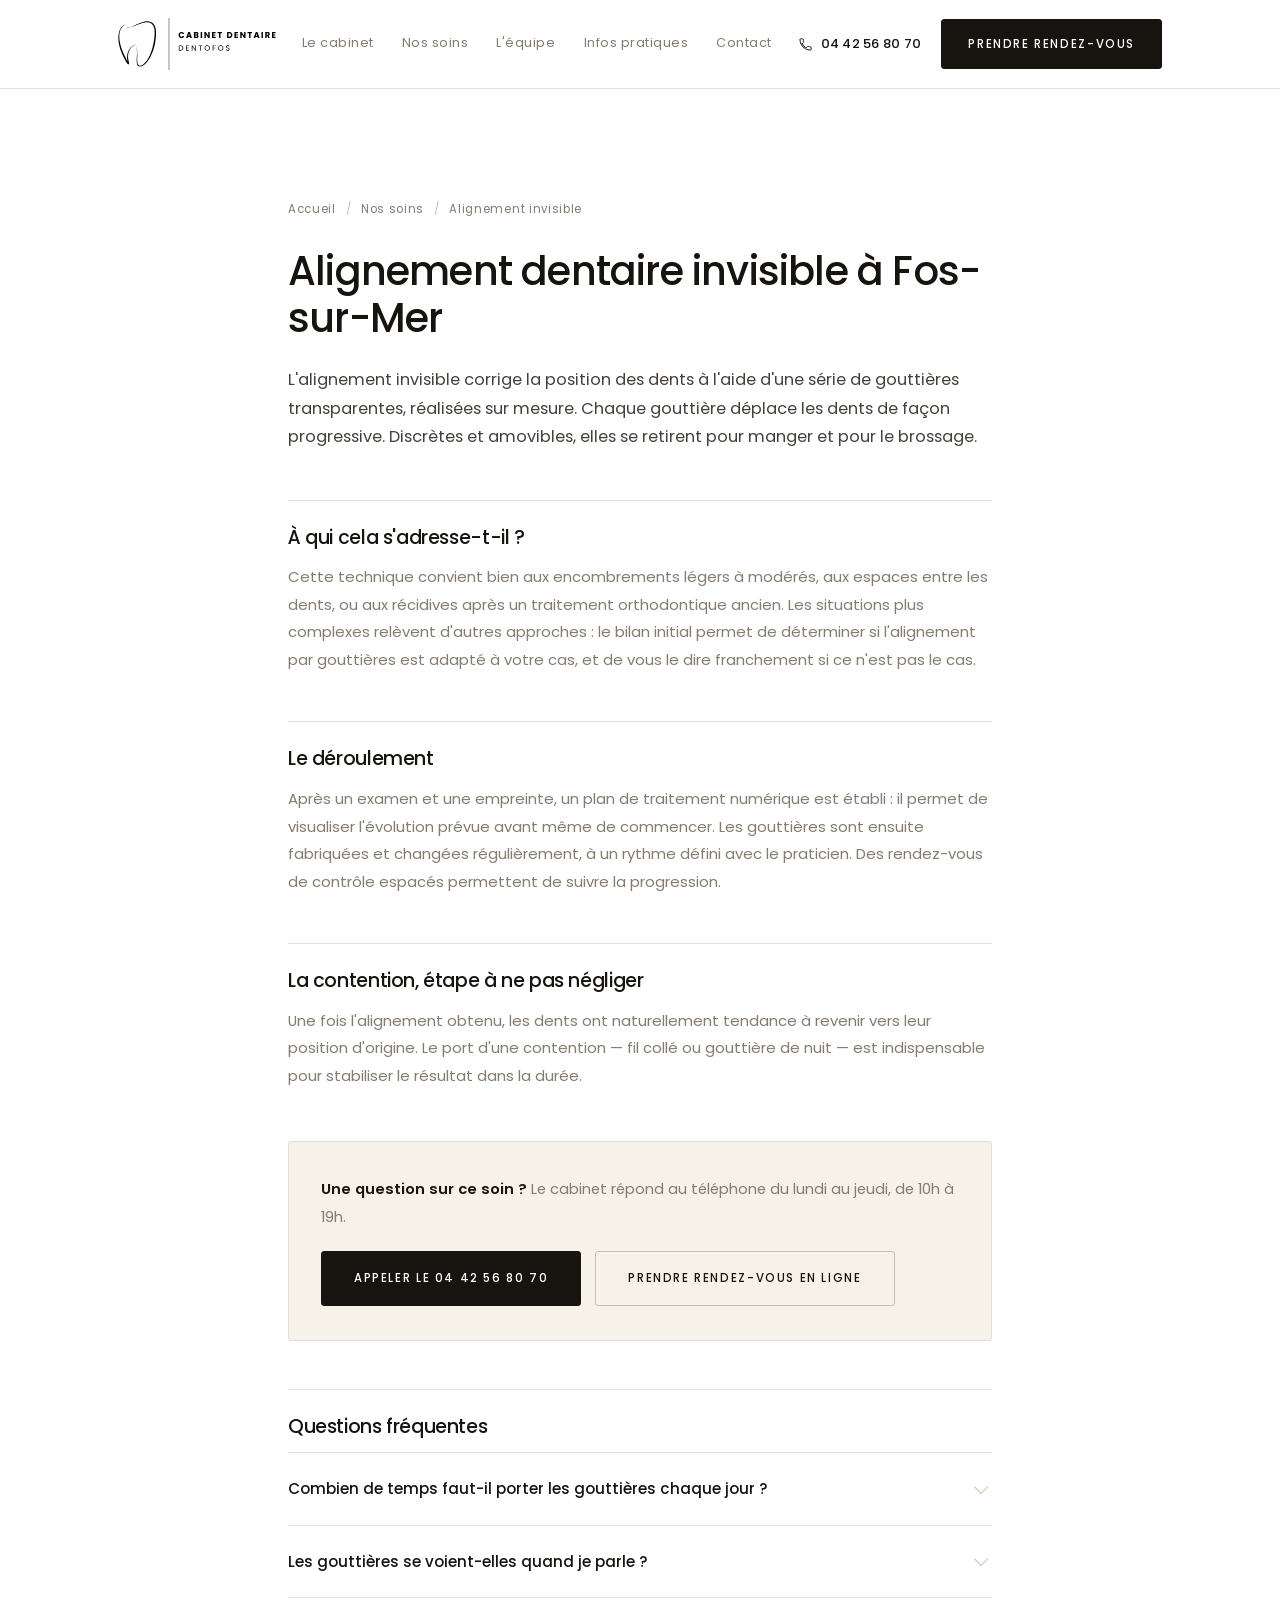
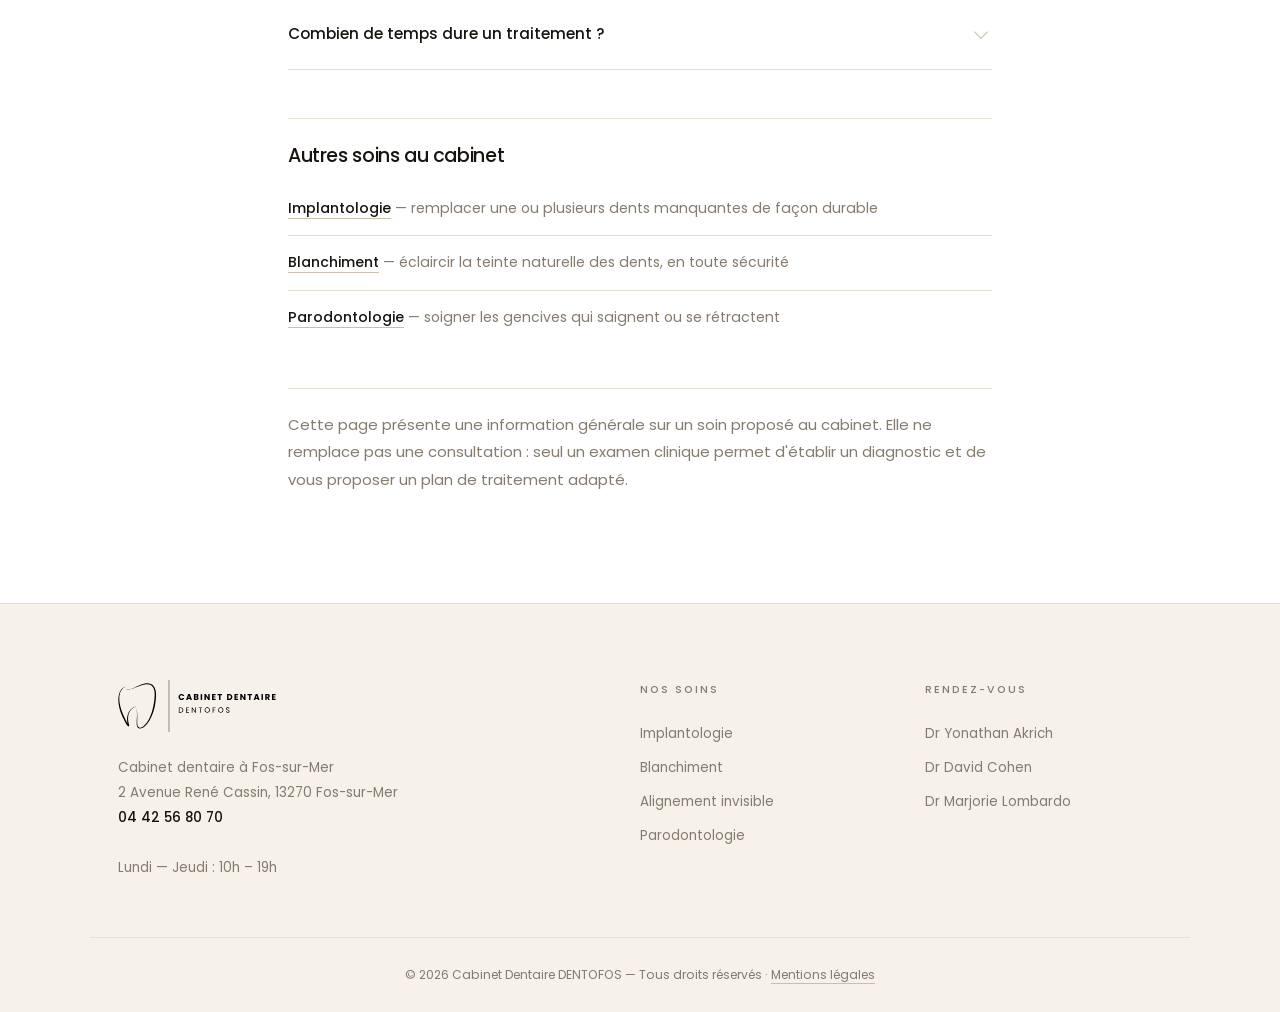
<file: alignement-invisible/index.html>
<!DOCTYPE html>
<html lang="fr">
<head>
  <meta charset="UTF-8">
  <meta name="viewport" content="width=device-width, initial-scale=1.0">
  <title>Aligneurs invisibles à Fos-sur-Mer — Cabinet DENTOFOS</title>
  <meta name="description" content="Alignement dentaire par gouttières transparentes à Fos-sur-Mer (13270). Corriger la position des dents sans bagues métalliques. 04 42 56 80 70.">
  <meta name="robots" content="index, follow, max-image-preview:large, max-snippet:-1">
  <meta name="geo.region" content="FR-13">
  <meta name="geo.placename" content="Fos-sur-Mer">
  <meta name="geo.position" content="43.4533065;4.9434024">
  <link rel="canonical" href="https://dentofos.fr/alignement-invisible/">
  <meta property="og:type" content="article">
  <meta property="og:locale" content="fr_FR">
  <meta property="og:site_name" content="Cabinet Dentaire DENTOFOS">
  <meta property="og:title" content="Aligneurs invisibles à Fos-sur-Mer — Cabinet DENTOFOS">
  <meta property="og:description" content="Alignement dentaire par gouttières transparentes à Fos-sur-Mer (13270). Corriger la position des dents sans bagues métalliques. 04 42 56 80 70.">
  <meta property="og:url" content="https://dentofos.fr/alignement-invisible/">
  <meta property="og:image" content="https://dentofos.fr/assets/og-image.png">
  <meta name="twitter:card" content="summary_large_image">
  <link rel="preconnect" href="https://fonts.googleapis.com">
  <link rel="preconnect" href="https://fonts.gstatic.com" crossorigin>
  <link href="https://fonts.googleapis.com/css2?family=Poppins:ital,wght@0,300;0,400;0,500;0,600;0,700;0,800;1,400;1,600&display=swap" rel="stylesheet">
  <link rel="stylesheet" href="../assets/style.css?v=5">
  <link rel="icon" href="../assets/favicon.svg" type="image/svg+xml">
  <script type="application/ld+json">
{
  "@context": "https://schema.org",
  "@graph": [
    {
      "@type": "MedicalWebPage",
      "@id": "https://dentofos.fr/alignement-invisible/#page",
      "url": "https://dentofos.fr/alignement-invisible/",
      "name": "Aligneurs invisibles à Fos-sur-Mer — Cabinet DENTOFOS",
      "description": "Alignement dentaire par gouttières transparentes à Fos-sur-Mer (13270). Corriger la position des dents sans bagues métalliques. 04 42 56 80 70.",
      "inLanguage": "fr-FR",
      "about": {
        "@type": "MedicalProcedure",
        "name": "Alignement invisible",
        "description": "L'alignement invisible corrige la position des dents à l'aide d'une série de gouttières transparentes, réalisées sur mesure. Chaque gouttière déplace les dents de façon progressive. Discrètes et amovibles, elles se retirent pour manger et pour le brossage."
      },
      "provider": {
        "@id": "https://dentofos.fr/#cabinet"
      }
    },
    {
      "@type": "BreadcrumbList",
      "itemListElement": [
        {
          "@type": "ListItem",
          "position": 1,
          "name": "Accueil",
          "item": "https://dentofos.fr/"
        },
        {
          "@type": "ListItem",
          "position": 2,
          "name": "Nos soins",
          "item": "https://dentofos.fr/#soins"
        },
        {
          "@type": "ListItem",
          "position": 3,
          "name": "Alignement invisible",
          "item": "https://dentofos.fr/alignement-invisible/"
        }
      ]
    },
    {
      "@type": "FAQPage",
      "@id": "https://dentofos.fr/alignement-invisible/#faq",
      "mainEntity": [
        {
          "@type": "Question",
          "name": "Combien de temps faut-il porter les gouttières chaque jour ?",
          "acceptedAnswer": {
            "@type": "Answer",
            "text": "Le port recommandé est d'environ 20 à 22 heures par jour. Les gouttières se retirent uniquement pour les repas et le brossage. La régularité du port conditionne directement la réussite du traitement."
          }
        },
        {
          "@type": "Question",
          "name": "Les gouttières se voient-elles quand je parle ?",
          "acceptedAnswer": {
            "@type": "Answer",
            "text": "Elles sont transparentes et épousent la forme des dents : elles restent très discrètes en conversation, ce qui explique leur succès auprès des adultes."
          }
        },
        {
          "@type": "Question",
          "name": "Combien de temps dure un traitement ?",
          "acceptedAnswer": {
            "@type": "Answer",
            "text": "Cela varie selon l'ampleur de la correction, de quelques mois à plus d'un an. Une estimation vous est donnée dès la présentation du plan de traitement."
          }
        }
      ]
    }
  ]
}
  </script>
</head>
<body>

<svg width="0" height="0" style="position:absolute" aria-hidden="true" focusable="false">
  <symbol id="tooth" viewBox="0 0 65.73 79.46" fill="currentColor">
    <path fill-rule="evenodd" d="M16.44 70.0 C16.29 69.74 16.14 69.47 15.99 69.2 C14.56 66.62 13.24 63.6 12.55 62.22 C11.05 59.33 9.63 56.26 8.32 53.09 C6.4 48.49 4.76 43.68 3.67 38.8 C2.44 33.28 1.89 27.68 2.52 22.24 C2.79 19.76 3.42 17.16 4.48 14.77 C5.54 12.36 7.03 10.17 9.0 8.52 C10.02 7.66 11.5 6.78 12.93 6.61 C13.92 6.49 14.88 6.71 15.64 7.51 C14.91 6.64 13.94 6.36 12.92 6.41 C11.42 6.49 9.82 7.32 8.71 8.14 C6.54 9.73 4.86 11.92 3.61 14.35 C2.36 16.78 1.55 19.47 1.12 22.05 C0.0 29.02 0.66 36.34 2.44 43.45 C3.31 46.93 4.45 50.36 5.77 53.67 C7.12 57.06 8.68 60.32 10.29 63.39 C11.14 64.99 12.89 68.77 14.66 71.52 C15.66 73.06 16.7 74.29 17.6 74.8 C18.08 75.08 18.48 75.0 18.78 74.81 C18.99 74.68 19.32 74.39 19.34 73.82 C19.36 73.33 19.01 71.89 18.97 71.77 L18.09 68.29 C17.72 66.6 17.47 64.91 17.37 63.21 C17.27 61.51 17.3 59.8 17.51 58.08 C18.1 53.13 19.98 48.84 22.97 45.68 C26.02 42.44 30.22 40.38 35.39 39.97 C30.1 40.1 25.7 41.99 22.41 45.12 C19.09 48.28 16.9 52.7 16.02 57.86 C15.72 59.67 15.59 61.47 15.62 63.28 C15.65 65.08 15.84 66.87 16.16 68.68 L16.44 70.0 Z"/>
    <path fill-rule="evenodd" d="M12.28 11.27 L12.35 11.52 C12.68 11.83 13.17 11.99 13.7 12.06 C14.48 12.16 15.34 12.08 15.91 12.01 C17.35 11.86 18.81 11.62 20.25 11.32 C21.7 11.01 23.12 10.63 24.5 10.18 C30.22 8.33 38.87 3.78 46.72 2.62 C51.91 1.85 56.75 2.58 59.96 7.0 C61.36 8.91 62.18 11.15 62.65 13.5 C63.38 17.12 63.27 21.01 63.01 24.48 C62.73 28.51 62.21 32.61 61.48 36.7 C61.0 39.39 60.43 42.07 59.75 44.72 C58.04 51.4 55.68 57.91 52.48 63.82 C51.11 66.38 47.86 71.22 44.15 74.36 C41.66 76.47 38.98 77.86 36.54 76.92 C35.15 76.38 34.37 75.2 33.9 73.8 C33.15 71.55 33.19 68.77 33.16 66.82 C33.12 63.04 33.59 57.07 33.05 51.7 C32.68 47.92 31.82 44.44 29.96 42.21 C31.71 44.5 32.42 47.98 32.64 51.73 C32.96 57.11 32.27 63.04 32.18 66.81 C32.13 68.86 32.0 71.79 32.7 74.18 C33.24 75.99 34.25 77.49 36.01 78.24 C38.88 79.46 42.19 78.12 45.25 75.7 C49.25 72.52 52.82 67.51 54.34 64.85 C57.76 58.84 60.37 52.22 62.22 45.37 C62.95 42.66 63.55 39.91 64.04 37.16 C64.79 32.97 65.25 28.77 65.5 24.64 C65.7 20.96 65.73 16.84 64.87 13.03 C64.28 10.38 63.26 7.88 61.62 5.76 C57.8 0.86 52.33 0.0 46.46 1.09 C38.58 2.56 30.01 7.52 24.31 9.63 C22.97 10.13 21.58 10.57 20.16 10.94 C18.75 11.31 17.31 11.61 15.89 11.83 C15.33 11.92 14.48 12.04 13.71 11.98 C13.18 11.93 12.69 11.8 12.36 11.5 L12.28 11.27 Z"/>
  </symbol>
</svg>

<header class="site-header" id="top">
  <div class="container header-inner">
    <a href="../" class="logo" aria-label="Cabinet Dentaire DENTOFOS — retour à l'accueil">
      <img class="logo-lockup" src="../assets/logo.svg" alt="Cabinet Dentaire DENTOFOS" width="272" height="90">
      <svg class="logo-mark-only" viewBox="0 0 65.73 79.46" aria-hidden="true"><use href="#tooth"/></svg>
    </a>
    <nav class="main-nav" id="mainNav">
      <a href="../#cabinet">Le cabinet</a>
      <a href="../#soins">Nos soins</a>
      <a href="../#equipe">L'équipe</a>
      <a href="../#infos">Infos pratiques</a>
      <a href="../#contact">Contact</a>
    </nav>
    <div class="header-actions">
      <a class="header-tel" href="tel:+33442568070" aria-label="Appeler le cabinet au 04 42 56 80 70">
        <svg viewBox="0 0 24 24" fill="none" stroke="currentColor" stroke-width="1.9" stroke-linecap="round" stroke-linejoin="round" aria-hidden="true"><path d="M6.6 10.8a15 15 0 006.6 6.6l2.2-2.2c.3-.3.7-.4 1-.2 1.2.4 2.4.6 3.6.6.6 0 1 .4 1 1V20c0 .6-.4 1-1 1A17 17 0 013 4c0-.6.4-1 1-1h3.5c.6 0 1 .4 1 1 0 1.3.2 2.5.6 3.6.1.4 0 .8-.2 1l-2.3 2.2z"/></svg>
        <span>04 42 56 80 70</span>
      </a>
      <a class="btn btn-primary" href="../#equipe"><span class="cta-long">Prendre rendez-vous</span><span class="cta-short">RDV</span></a>
      <button class="nav-toggle" id="navToggle" aria-label="Ouvrir le menu" aria-expanded="false">
        <span></span><span></span><span></span>
      </button>
    </div>
  </div>
</header>

<main>
  <article class="section">
    <div class="container article">
      <nav class="breadcrumb" aria-label="Fil d'Ariane">
        <a href="../">Accueil</a> <span>/</span> <a href="../#soins">Nos soins</a> <span>/</span> <span>Alignement invisible</span>
      </nav>
      <h1>Alignement dentaire invisible à Fos-sur-Mer</h1>
      <p class="lede">L'alignement invisible corrige la position des dents à l'aide d'une série de gouttières transparentes, réalisées sur mesure. Chaque gouttière déplace les dents de façon progressive. Discrètes et amovibles, elles se retirent pour manger et pour le brossage.</p>
      <h2 class="article-h2">À qui cela s'adresse-t-il ?</h2>
      <p>Cette technique convient bien aux encombrements légers à modérés, aux espaces entre les dents, ou aux récidives après un traitement orthodontique ancien. Les situations plus complexes relèvent d'autres approches : le bilan initial permet de déterminer si l'alignement par gouttières est adapté à votre cas, et de vous le dire franchement si ce n'est pas le cas.</p>
      <h2 class="article-h2">Le déroulement</h2>
      <p>Après un examen et une empreinte, un plan de traitement numérique est établi : il permet de visualiser l'évolution prévue avant même de commencer. Les gouttières sont ensuite fabriquées et changées régulièrement, à un rythme défini avec le praticien. Des rendez-vous de contrôle espacés permettent de suivre la progression.</p>
      <h2 class="article-h2">La contention, étape à ne pas négliger</h2>
      <p>Une fois l'alignement obtenu, les dents ont naturellement tendance à revenir vers leur position d'origine. Le port d'une contention — fil collé ou gouttière de nuit — est indispensable pour stabiliser le résultat dans la durée.</p>

      <div class="article-cta">
        <p><strong>Une question sur ce soin&nbsp;?</strong> Le cabinet répond au téléphone du lundi au jeudi, de 10h à 19h.</p>
        <div class="contact-cta">
          <a class="btn btn-primary btn-lg" href="tel:+33442568070">Appeler le 04 42 56 80 70</a>
          <a class="btn btn-ghost btn-lg" href="../#equipe">Prendre rendez-vous en ligne</a>
        </div>
      </div>

      <h2 class="article-h2">Questions fréquentes</h2>
      <div class="faq-list">
        <details>
          <summary>Combien de temps faut-il porter les gouttières chaque jour ?</summary>
          <p>Le port recommandé est d'environ 20 à 22 heures par jour. Les gouttières se retirent uniquement pour les repas et le brossage. La régularité du port conditionne directement la réussite du traitement.</p>
        </details>
        <details>
          <summary>Les gouttières se voient-elles quand je parle ?</summary>
          <p>Elles sont transparentes et épousent la forme des dents : elles restent très discrètes en conversation, ce qui explique leur succès auprès des adultes.</p>
        </details>
        <details>
          <summary>Combien de temps dure un traitement ?</summary>
          <p>Cela varie selon l'ampleur de la correction, de quelques mois à plus d'un an. Une estimation vous est donnée dès la présentation du plan de traitement.</p>
        </details>
      </div>

      <h2 class="article-h2">Autres soins au cabinet</h2>
      <ul class="related">
        <li><a href="../implantologie/">Implantologie</a> — remplacer une ou plusieurs dents manquantes de façon durable</li>
        <li><a href="../blanchiment-dentaire/">Blanchiment</a> — éclaircir la teinte naturelle des dents, en toute sécurité</li>
        <li><a href="../parodontologie/">Parodontologie</a> — soigner les gencives qui saignent ou se rétractent</li>
      </ul>

      <p class="article-note">Cette page présente une information générale sur un soin proposé au cabinet. Elle ne remplace pas une consultation&nbsp;: seul un examen clinique permet d'établir un diagnostic et de vous proposer un plan de traitement adapté.</p>
    </div>
  </article>
</main>

<footer class="site-footer">
  <div class="container footer-inner">
    <div>
      <img class="footer-logo" src="../assets/logo.svg" alt="Cabinet Dentaire DENTOFOS" width="272" height="90">
      <p class="footer-addr">Cabinet dentaire à Fos-sur-Mer<br>2 Avenue René Cassin, 13270 Fos-sur-Mer<br>
        <a class="footer-tel" href="tel:+33442568070">04 42 56 80 70</a><br>
        Lundi — Jeudi&nbsp;: 10h – 19h</p>
    </div>
    <div>
      <p class="footer-title">Nos soins</p>
        <a href="../implantologie/">Implantologie</a>
        <a href="../blanchiment-dentaire/">Blanchiment</a>
        <a href="../alignement-invisible/">Alignement invisible</a>
        <a href="../parodontologie/">Parodontologie</a>
    </div>
    <div>
      <p class="footer-title">Rendez-vous</p>
        <a href="https://www.doctolib.fr/dentiste/marseille/yonathan-akrich" target="_blank" rel="noopener">Dr Yonathan Akrich</a>
        <a href="https://www.doctolib.fr/dentiste/marseille/david-cohen-marseille-13" target="_blank" rel="noopener">Dr David Cohen</a>
        <a href="https://www.doctolib.fr/dentiste/fos-sur-mer/marjorie-lombardo" target="_blank" rel="noopener">Dr Marjorie Lombardo</a>
    </div>
  </div>
  <div class="container footer-bottom">
    <p>© 2026 Cabinet Dentaire DENTOFOS — Tous droits réservés · <a href="../mentions-legales.html">Mentions légales</a></p>
  </div>
</footer>

<script>
  const toggle = document.getElementById('navToggle');
  const nav = document.getElementById('mainNav');
  toggle.addEventListener('click', () => {
    const open = nav.classList.toggle('open');
    toggle.setAttribute('aria-expanded', open);
  });
</script>
<script src="../assets/analytics.js" defer></script>

</body>
</html>
</file>
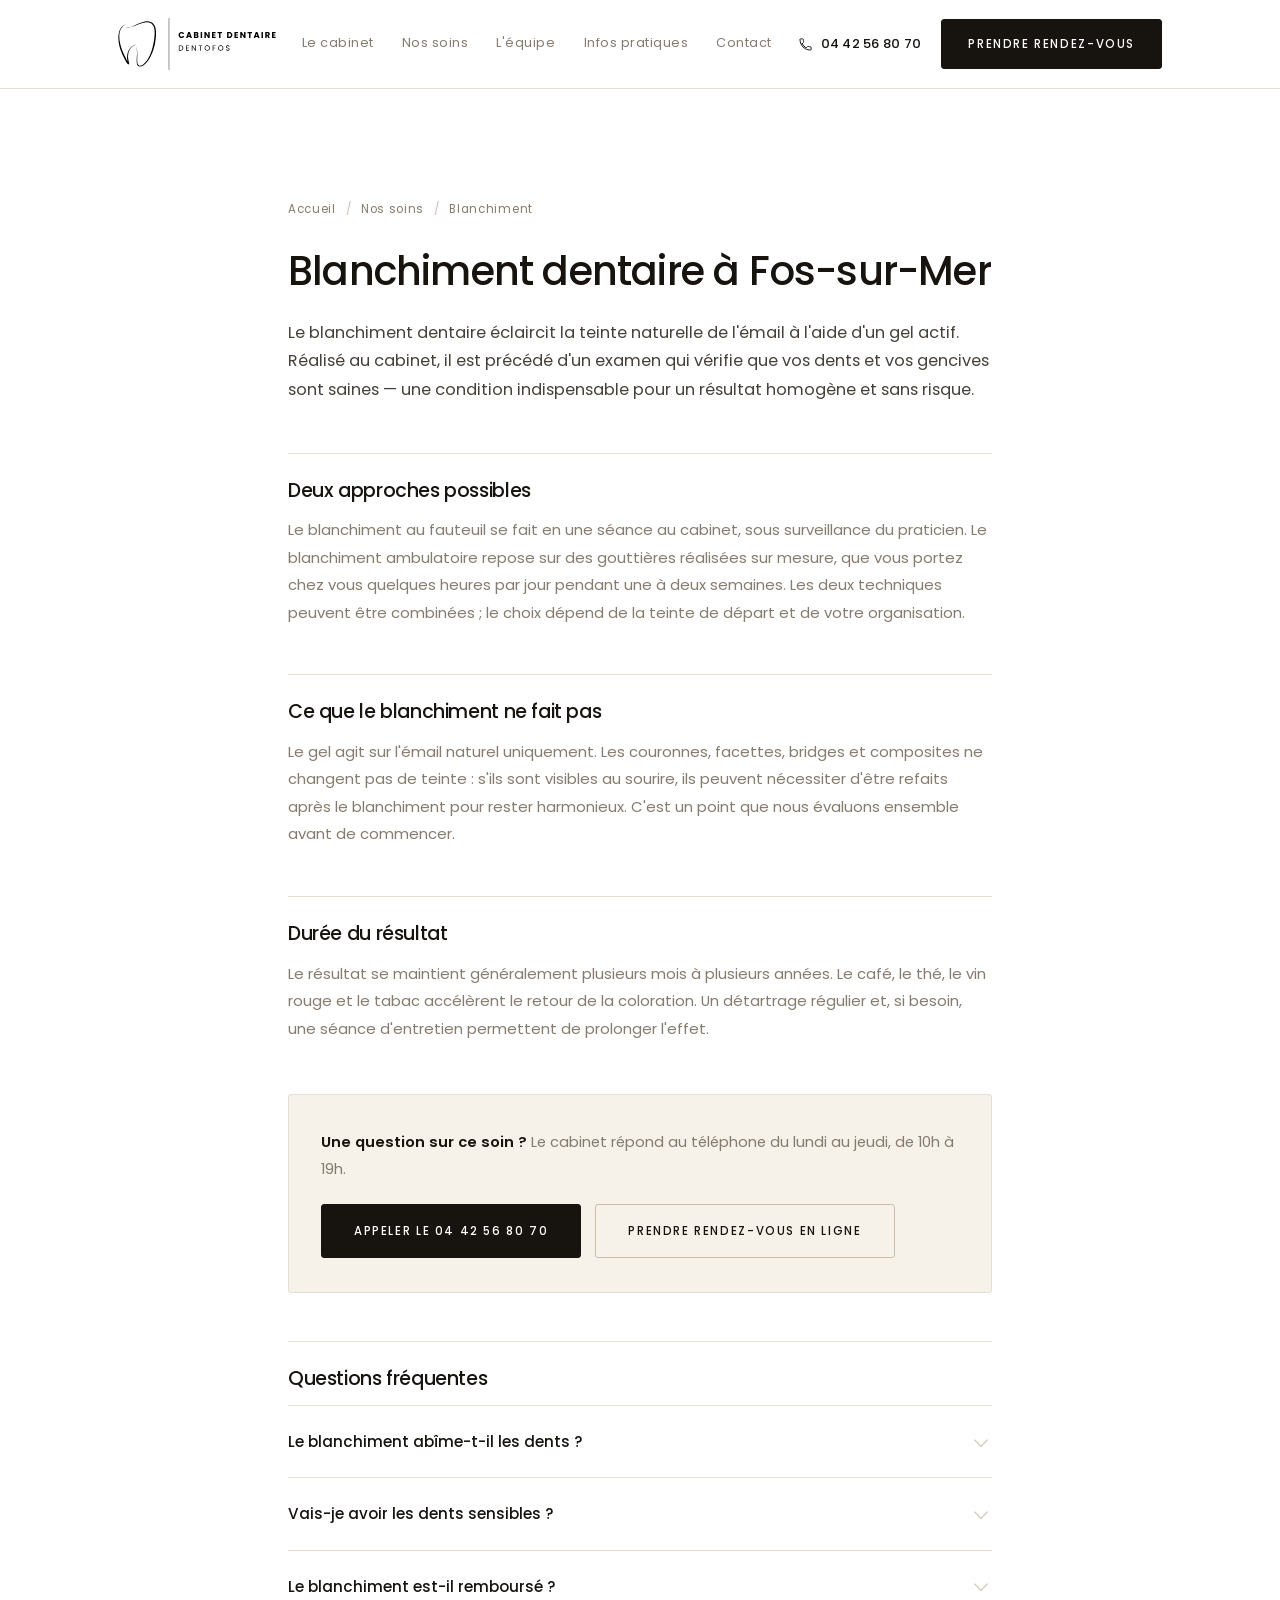
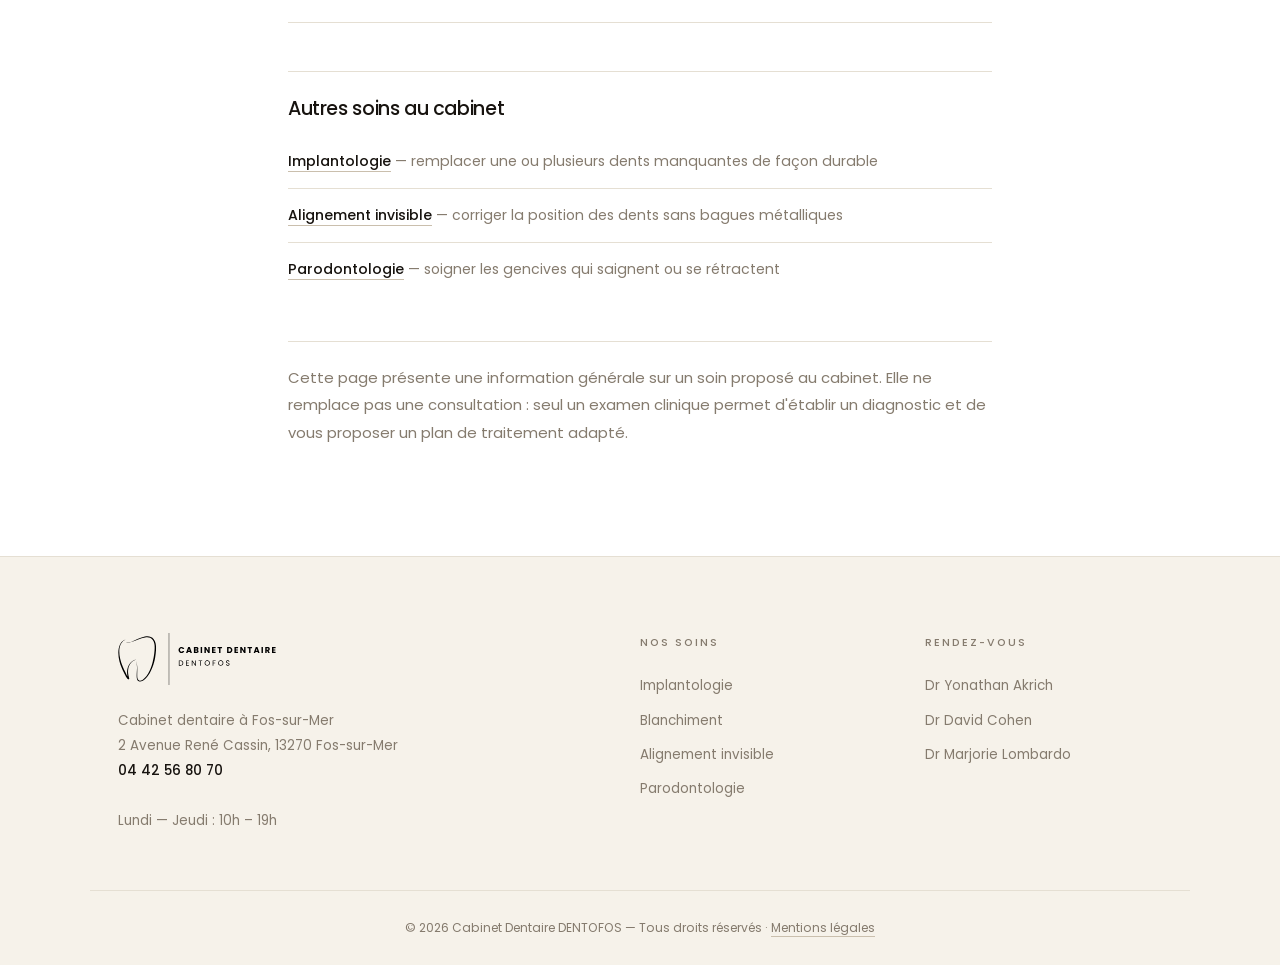
<file: blanchiment-dentaire/index.html>
<!DOCTYPE html>
<html lang="fr">
<head>
  <meta charset="UTF-8">
  <meta name="viewport" content="width=device-width, initial-scale=1.0">
  <title>Blanchiment dentaire à Fos-sur-Mer — Cabinet DENTOFOS</title>
  <meta name="description" content="Blanchiment dentaire encadré par un chirurgien-dentiste à Fos-sur-Mer (13270). Éclaircissement au fauteuil ou par gouttières. 04 42 56 80 70.">
  <meta name="robots" content="index, follow, max-image-preview:large, max-snippet:-1">
  <meta name="geo.region" content="FR-13">
  <meta name="geo.placename" content="Fos-sur-Mer">
  <meta name="geo.position" content="43.4533065;4.9434024">
  <link rel="canonical" href="https://dentofos.fr/blanchiment-dentaire/">
  <meta property="og:type" content="article">
  <meta property="og:locale" content="fr_FR">
  <meta property="og:site_name" content="Cabinet Dentaire DENTOFOS">
  <meta property="og:title" content="Blanchiment dentaire à Fos-sur-Mer — Cabinet DENTOFOS">
  <meta property="og:description" content="Blanchiment dentaire encadré par un chirurgien-dentiste à Fos-sur-Mer (13270). Éclaircissement au fauteuil ou par gouttières. 04 42 56 80 70.">
  <meta property="og:url" content="https://dentofos.fr/blanchiment-dentaire/">
  <meta property="og:image" content="https://dentofos.fr/assets/og-image.png">
  <meta name="twitter:card" content="summary_large_image">
  <link rel="preconnect" href="https://fonts.googleapis.com">
  <link rel="preconnect" href="https://fonts.gstatic.com" crossorigin>
  <link href="https://fonts.googleapis.com/css2?family=Poppins:ital,wght@0,300;0,400;0,500;0,600;0,700;0,800;1,400;1,600&display=swap" rel="stylesheet">
  <link rel="stylesheet" href="../assets/style.css?v=5">
  <link rel="icon" href="../assets/favicon.svg" type="image/svg+xml">
  <script type="application/ld+json">
{
  "@context": "https://schema.org",
  "@graph": [
    {
      "@type": "MedicalWebPage",
      "@id": "https://dentofos.fr/blanchiment-dentaire/#page",
      "url": "https://dentofos.fr/blanchiment-dentaire/",
      "name": "Blanchiment dentaire à Fos-sur-Mer — Cabinet DENTOFOS",
      "description": "Blanchiment dentaire encadré par un chirurgien-dentiste à Fos-sur-Mer (13270). Éclaircissement au fauteuil ou par gouttières. 04 42 56 80 70.",
      "inLanguage": "fr-FR",
      "about": {
        "@type": "MedicalProcedure",
        "name": "Blanchiment",
        "description": "Le blanchiment dentaire éclaircit la teinte naturelle de l'émail à l'aide d'un gel actif. Réalisé au cabinet, il est précédé d'un examen qui vérifie que vos dents et vos gencives sont saines — une condition indispensable pour un résultat homogène et sans risque."
      },
      "provider": {
        "@id": "https://dentofos.fr/#cabinet"
      }
    },
    {
      "@type": "BreadcrumbList",
      "itemListElement": [
        {
          "@type": "ListItem",
          "position": 1,
          "name": "Accueil",
          "item": "https://dentofos.fr/"
        },
        {
          "@type": "ListItem",
          "position": 2,
          "name": "Nos soins",
          "item": "https://dentofos.fr/#soins"
        },
        {
          "@type": "ListItem",
          "position": 3,
          "name": "Blanchiment",
          "item": "https://dentofos.fr/blanchiment-dentaire/"
        }
      ]
    },
    {
      "@type": "FAQPage",
      "@id": "https://dentofos.fr/blanchiment-dentaire/#faq",
      "mainEntity": [
        {
          "@type": "Question",
          "name": "Le blanchiment abîme-t-il les dents ?",
          "acceptedAnswer": {
            "@type": "Answer",
            "text": "Réalisé par un chirurgien-dentiste, après examen et à des concentrations encadrées, le blanchiment n'endommage pas l'émail. C'est précisément l'intérêt de le faire au cabinet plutôt qu'avec des produits vendus librement."
          }
        },
        {
          "@type": "Question",
          "name": "Vais-je avoir les dents sensibles ?",
          "acceptedAnswer": {
            "@type": "Answer",
            "text": "Une sensibilité passagère au froid est fréquente pendant le traitement et disparaît en quelques jours. Elle peut être atténuée par un dentifrice adapté et en espaçant les séances."
          }
        },
        {
          "@type": "Question",
          "name": "Le blanchiment est-il remboursé ?",
          "acceptedAnswer": {
            "@type": "Answer",
            "text": "Non, il s'agit d'un acte esthétique, non pris en charge par l'Assurance Maladie. Un devis vous est remis avant le traitement."
          }
        }
      ]
    }
  ]
}
  </script>
</head>
<body>

<svg width="0" height="0" style="position:absolute" aria-hidden="true" focusable="false">
  <symbol id="tooth" viewBox="0 0 65.73 79.46" fill="currentColor">
    <path fill-rule="evenodd" d="M16.44 70.0 C16.29 69.74 16.14 69.47 15.99 69.2 C14.56 66.62 13.24 63.6 12.55 62.22 C11.05 59.33 9.63 56.26 8.32 53.09 C6.4 48.49 4.76 43.68 3.67 38.8 C2.44 33.28 1.89 27.68 2.52 22.24 C2.79 19.76 3.42 17.16 4.48 14.77 C5.54 12.36 7.03 10.17 9.0 8.52 C10.02 7.66 11.5 6.78 12.93 6.61 C13.92 6.49 14.88 6.71 15.64 7.51 C14.91 6.64 13.94 6.36 12.92 6.41 C11.42 6.49 9.82 7.32 8.71 8.14 C6.54 9.73 4.86 11.92 3.61 14.35 C2.36 16.78 1.55 19.47 1.12 22.05 C0.0 29.02 0.66 36.34 2.44 43.45 C3.31 46.93 4.45 50.36 5.77 53.67 C7.12 57.06 8.68 60.32 10.29 63.39 C11.14 64.99 12.89 68.77 14.66 71.52 C15.66 73.06 16.7 74.29 17.6 74.8 C18.08 75.08 18.48 75.0 18.78 74.81 C18.99 74.68 19.32 74.39 19.34 73.82 C19.36 73.33 19.01 71.89 18.97 71.77 L18.09 68.29 C17.72 66.6 17.47 64.91 17.37 63.21 C17.27 61.51 17.3 59.8 17.51 58.08 C18.1 53.13 19.98 48.84 22.97 45.68 C26.02 42.44 30.22 40.38 35.39 39.97 C30.1 40.1 25.7 41.99 22.41 45.12 C19.09 48.28 16.9 52.7 16.02 57.86 C15.72 59.67 15.59 61.47 15.62 63.28 C15.65 65.08 15.84 66.87 16.16 68.68 L16.44 70.0 Z"/>
    <path fill-rule="evenodd" d="M12.28 11.27 L12.35 11.52 C12.68 11.83 13.17 11.99 13.7 12.06 C14.48 12.16 15.34 12.08 15.91 12.01 C17.35 11.86 18.81 11.62 20.25 11.32 C21.7 11.01 23.12 10.63 24.5 10.18 C30.22 8.33 38.87 3.78 46.72 2.62 C51.91 1.85 56.75 2.58 59.96 7.0 C61.36 8.91 62.18 11.15 62.65 13.5 C63.38 17.12 63.27 21.01 63.01 24.48 C62.73 28.51 62.21 32.61 61.48 36.7 C61.0 39.39 60.43 42.07 59.75 44.72 C58.04 51.4 55.68 57.91 52.48 63.82 C51.11 66.38 47.86 71.22 44.15 74.36 C41.66 76.47 38.98 77.86 36.54 76.92 C35.15 76.38 34.37 75.2 33.9 73.8 C33.15 71.55 33.19 68.77 33.16 66.82 C33.12 63.04 33.59 57.07 33.05 51.7 C32.68 47.92 31.82 44.44 29.96 42.21 C31.71 44.5 32.42 47.98 32.64 51.73 C32.96 57.11 32.27 63.04 32.18 66.81 C32.13 68.86 32.0 71.79 32.7 74.18 C33.24 75.99 34.25 77.49 36.01 78.24 C38.88 79.46 42.19 78.12 45.25 75.7 C49.25 72.52 52.82 67.51 54.34 64.85 C57.76 58.84 60.37 52.22 62.22 45.37 C62.95 42.66 63.55 39.91 64.04 37.16 C64.79 32.97 65.25 28.77 65.5 24.64 C65.7 20.96 65.73 16.84 64.87 13.03 C64.28 10.38 63.26 7.88 61.62 5.76 C57.8 0.86 52.33 0.0 46.46 1.09 C38.58 2.56 30.01 7.52 24.31 9.63 C22.97 10.13 21.58 10.57 20.16 10.94 C18.75 11.31 17.31 11.61 15.89 11.83 C15.33 11.92 14.48 12.04 13.71 11.98 C13.18 11.93 12.69 11.8 12.36 11.5 L12.28 11.27 Z"/>
  </symbol>
</svg>

<header class="site-header" id="top">
  <div class="container header-inner">
    <a href="../" class="logo" aria-label="Cabinet Dentaire DENTOFOS — retour à l'accueil">
      <img class="logo-lockup" src="../assets/logo.svg" alt="Cabinet Dentaire DENTOFOS" width="272" height="90">
      <svg class="logo-mark-only" viewBox="0 0 65.73 79.46" aria-hidden="true"><use href="#tooth"/></svg>
    </a>
    <nav class="main-nav" id="mainNav">
      <a href="../#cabinet">Le cabinet</a>
      <a href="../#soins">Nos soins</a>
      <a href="../#equipe">L'équipe</a>
      <a href="../#infos">Infos pratiques</a>
      <a href="../#contact">Contact</a>
    </nav>
    <div class="header-actions">
      <a class="header-tel" href="tel:+33442568070" aria-label="Appeler le cabinet au 04 42 56 80 70">
        <svg viewBox="0 0 24 24" fill="none" stroke="currentColor" stroke-width="1.9" stroke-linecap="round" stroke-linejoin="round" aria-hidden="true"><path d="M6.6 10.8a15 15 0 006.6 6.6l2.2-2.2c.3-.3.7-.4 1-.2 1.2.4 2.4.6 3.6.6.6 0 1 .4 1 1V20c0 .6-.4 1-1 1A17 17 0 013 4c0-.6.4-1 1-1h3.5c.6 0 1 .4 1 1 0 1.3.2 2.5.6 3.6.1.4 0 .8-.2 1l-2.3 2.2z"/></svg>
        <span>04 42 56 80 70</span>
      </a>
      <a class="btn btn-primary" href="../#equipe"><span class="cta-long">Prendre rendez-vous</span><span class="cta-short">RDV</span></a>
      <button class="nav-toggle" id="navToggle" aria-label="Ouvrir le menu" aria-expanded="false">
        <span></span><span></span><span></span>
      </button>
    </div>
  </div>
</header>

<main>
  <article class="section">
    <div class="container article">
      <nav class="breadcrumb" aria-label="Fil d'Ariane">
        <a href="../">Accueil</a> <span>/</span> <a href="../#soins">Nos soins</a> <span>/</span> <span>Blanchiment</span>
      </nav>
      <h1>Blanchiment dentaire à Fos-sur-Mer</h1>
      <p class="lede">Le blanchiment dentaire éclaircit la teinte naturelle de l'émail à l'aide d'un gel actif. Réalisé au cabinet, il est précédé d'un examen qui vérifie que vos dents et vos gencives sont saines — une condition indispensable pour un résultat homogène et sans risque.</p>
      <h2 class="article-h2">Deux approches possibles</h2>
      <p>Le blanchiment au fauteuil se fait en une séance au cabinet, sous surveillance du praticien. Le blanchiment ambulatoire repose sur des gouttières réalisées sur mesure, que vous portez chez vous quelques heures par jour pendant une à deux semaines. Les deux techniques peuvent être combinées ; le choix dépend de la teinte de départ et de votre organisation.</p>
      <h2 class="article-h2">Ce que le blanchiment ne fait pas</h2>
      <p>Le gel agit sur l'émail naturel uniquement. Les couronnes, facettes, bridges et composites ne changent pas de teinte : s'ils sont visibles au sourire, ils peuvent nécessiter d'être refaits après le blanchiment pour rester harmonieux. C'est un point que nous évaluons ensemble avant de commencer.</p>
      <h2 class="article-h2">Durée du résultat</h2>
      <p>Le résultat se maintient généralement plusieurs mois à plusieurs années. Le café, le thé, le vin rouge et le tabac accélèrent le retour de la coloration. Un détartrage régulier et, si besoin, une séance d'entretien permettent de prolonger l'effet.</p>

      <div class="article-cta">
        <p><strong>Une question sur ce soin&nbsp;?</strong> Le cabinet répond au téléphone du lundi au jeudi, de 10h à 19h.</p>
        <div class="contact-cta">
          <a class="btn btn-primary btn-lg" href="tel:+33442568070">Appeler le 04 42 56 80 70</a>
          <a class="btn btn-ghost btn-lg" href="../#equipe">Prendre rendez-vous en ligne</a>
        </div>
      </div>

      <h2 class="article-h2">Questions fréquentes</h2>
      <div class="faq-list">
        <details>
          <summary>Le blanchiment abîme-t-il les dents ?</summary>
          <p>Réalisé par un chirurgien-dentiste, après examen et à des concentrations encadrées, le blanchiment n'endommage pas l'émail. C'est précisément l'intérêt de le faire au cabinet plutôt qu'avec des produits vendus librement.</p>
        </details>
        <details>
          <summary>Vais-je avoir les dents sensibles ?</summary>
          <p>Une sensibilité passagère au froid est fréquente pendant le traitement et disparaît en quelques jours. Elle peut être atténuée par un dentifrice adapté et en espaçant les séances.</p>
        </details>
        <details>
          <summary>Le blanchiment est-il remboursé ?</summary>
          <p>Non, il s'agit d'un acte esthétique, non pris en charge par l'Assurance Maladie. Un devis vous est remis avant le traitement.</p>
        </details>
      </div>

      <h2 class="article-h2">Autres soins au cabinet</h2>
      <ul class="related">
        <li><a href="../implantologie/">Implantologie</a> — remplacer une ou plusieurs dents manquantes de façon durable</li>
        <li><a href="../alignement-invisible/">Alignement invisible</a> — corriger la position des dents sans bagues métalliques</li>
        <li><a href="../parodontologie/">Parodontologie</a> — soigner les gencives qui saignent ou se rétractent</li>
      </ul>

      <p class="article-note">Cette page présente une information générale sur un soin proposé au cabinet. Elle ne remplace pas une consultation&nbsp;: seul un examen clinique permet d'établir un diagnostic et de vous proposer un plan de traitement adapté.</p>
    </div>
  </article>
</main>

<footer class="site-footer">
  <div class="container footer-inner">
    <div>
      <img class="footer-logo" src="../assets/logo.svg" alt="Cabinet Dentaire DENTOFOS" width="272" height="90">
      <p class="footer-addr">Cabinet dentaire à Fos-sur-Mer<br>2 Avenue René Cassin, 13270 Fos-sur-Mer<br>
        <a class="footer-tel" href="tel:+33442568070">04 42 56 80 70</a><br>
        Lundi — Jeudi&nbsp;: 10h – 19h</p>
    </div>
    <div>
      <p class="footer-title">Nos soins</p>
        <a href="../implantologie/">Implantologie</a>
        <a href="../blanchiment-dentaire/">Blanchiment</a>
        <a href="../alignement-invisible/">Alignement invisible</a>
        <a href="../parodontologie/">Parodontologie</a>
    </div>
    <div>
      <p class="footer-title">Rendez-vous</p>
        <a href="https://www.doctolib.fr/dentiste/marseille/yonathan-akrich" target="_blank" rel="noopener">Dr Yonathan Akrich</a>
        <a href="https://www.doctolib.fr/dentiste/marseille/david-cohen-marseille-13" target="_blank" rel="noopener">Dr David Cohen</a>
        <a href="https://www.doctolib.fr/dentiste/fos-sur-mer/marjorie-lombardo" target="_blank" rel="noopener">Dr Marjorie Lombardo</a>
    </div>
  </div>
  <div class="container footer-bottom">
    <p>© 2026 Cabinet Dentaire DENTOFOS — Tous droits réservés · <a href="../mentions-legales.html">Mentions légales</a></p>
  </div>
</footer>

<script>
  const toggle = document.getElementById('navToggle');
  const nav = document.getElementById('mainNav');
  toggle.addEventListener('click', () => {
    const open = nav.classList.toggle('open');
    toggle.setAttribute('aria-expanded', open);
  });
</script>
<script src="../assets/analytics.js" defer></script>

</body>
</html>
</file>
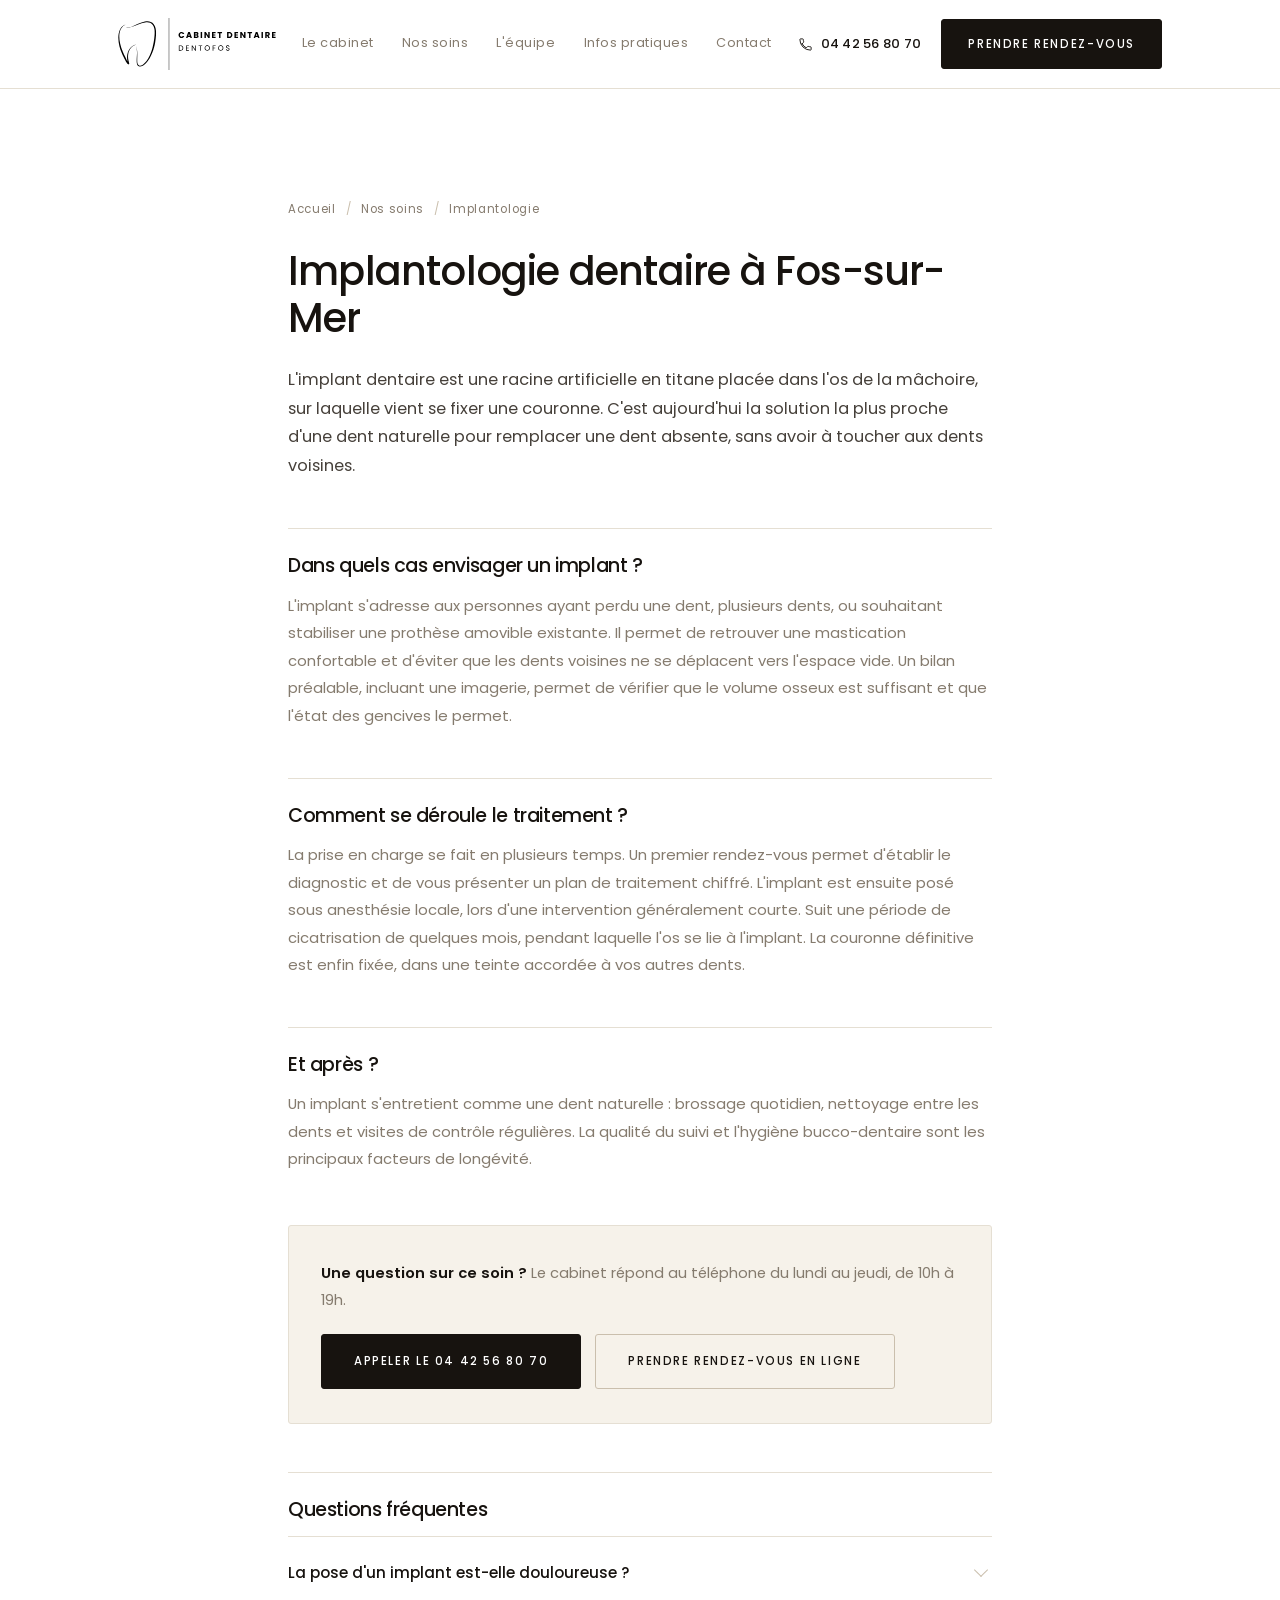
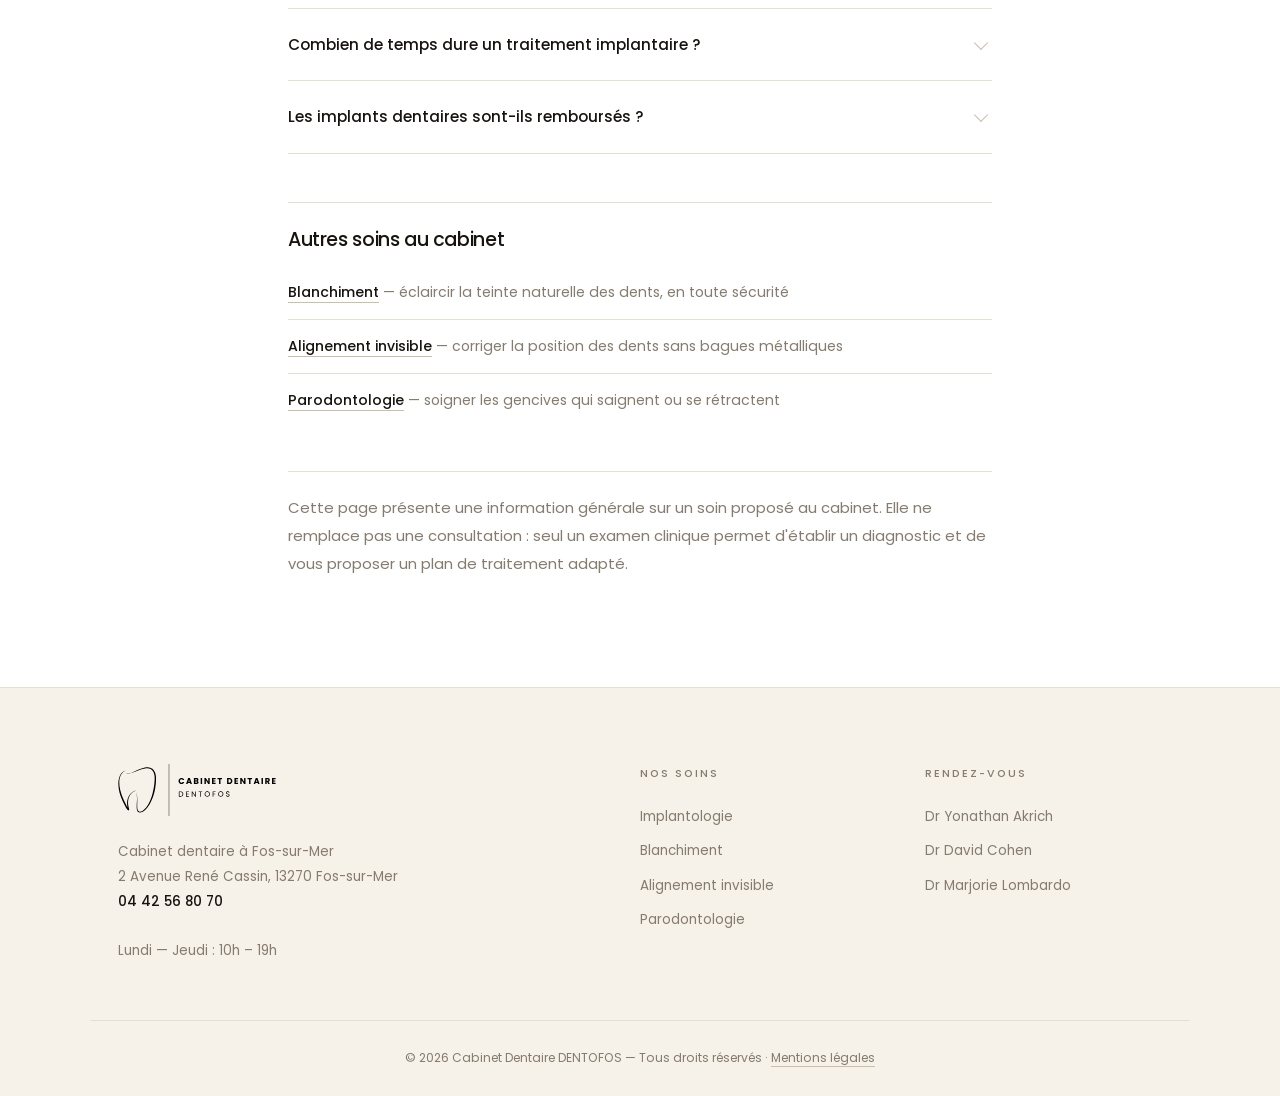
<file: implantologie/index.html>
<!DOCTYPE html>
<html lang="fr">
<head>
  <meta charset="UTF-8">
  <meta name="viewport" content="width=device-width, initial-scale=1.0">
  <title>Implant dentaire à Fos-sur-Mer — Cabinet DENTOFOS</title>
  <meta name="description" content="Pose d'implants dentaires à Fos-sur-Mer (13270). Remplacer une ou plusieurs dents manquantes de façon durable. Cabinet conventionné, 04 42 56 80 70.">
  <meta name="robots" content="index, follow, max-image-preview:large, max-snippet:-1">
  <meta name="geo.region" content="FR-13">
  <meta name="geo.placename" content="Fos-sur-Mer">
  <meta name="geo.position" content="43.4533065;4.9434024">
  <link rel="canonical" href="https://dentofos.fr/implantologie/">
  <meta property="og:type" content="article">
  <meta property="og:locale" content="fr_FR">
  <meta property="og:site_name" content="Cabinet Dentaire DENTOFOS">
  <meta property="og:title" content="Implant dentaire à Fos-sur-Mer — Cabinet DENTOFOS">
  <meta property="og:description" content="Pose d'implants dentaires à Fos-sur-Mer (13270). Remplacer une ou plusieurs dents manquantes de façon durable. Cabinet conventionné, 04 42 56 80 70.">
  <meta property="og:url" content="https://dentofos.fr/implantologie/">
  <meta property="og:image" content="https://dentofos.fr/assets/og-image.png">
  <meta name="twitter:card" content="summary_large_image">
  <link rel="preconnect" href="https://fonts.googleapis.com">
  <link rel="preconnect" href="https://fonts.gstatic.com" crossorigin>
  <link href="https://fonts.googleapis.com/css2?family=Poppins:ital,wght@0,300;0,400;0,500;0,600;0,700;0,800;1,400;1,600&display=swap" rel="stylesheet">
  <link rel="stylesheet" href="../assets/style.css?v=5">
  <link rel="icon" href="../assets/favicon.svg" type="image/svg+xml">
  <script type="application/ld+json">
{
  "@context": "https://schema.org",
  "@graph": [
    {
      "@type": "MedicalWebPage",
      "@id": "https://dentofos.fr/implantologie/#page",
      "url": "https://dentofos.fr/implantologie/",
      "name": "Implant dentaire à Fos-sur-Mer — Cabinet DENTOFOS",
      "description": "Pose d'implants dentaires à Fos-sur-Mer (13270). Remplacer une ou plusieurs dents manquantes de façon durable. Cabinet conventionné, 04 42 56 80 70.",
      "inLanguage": "fr-FR",
      "about": {
        "@type": "MedicalProcedure",
        "name": "Implantologie",
        "description": "L'implant dentaire est une racine artificielle en titane placée dans l'os de la mâchoire, sur laquelle vient se fixer une couronne. C'est aujourd'hui la solution la plus proche d'une dent naturelle pour remplacer une dent absente, sans avoir à toucher aux dents voisines."
      },
      "provider": {
        "@id": "https://dentofos.fr/#cabinet"
      }
    },
    {
      "@type": "BreadcrumbList",
      "itemListElement": [
        {
          "@type": "ListItem",
          "position": 1,
          "name": "Accueil",
          "item": "https://dentofos.fr/"
        },
        {
          "@type": "ListItem",
          "position": 2,
          "name": "Nos soins",
          "item": "https://dentofos.fr/#soins"
        },
        {
          "@type": "ListItem",
          "position": 3,
          "name": "Implantologie",
          "item": "https://dentofos.fr/implantologie/"
        }
      ]
    },
    {
      "@type": "FAQPage",
      "@id": "https://dentofos.fr/implantologie/#faq",
      "mainEntity": [
        {
          "@type": "Question",
          "name": "La pose d'un implant est-elle douloureuse ?",
          "acceptedAnswer": {
            "@type": "Answer",
            "text": "L'intervention se déroule sous anesthésie locale : elle n'est pas douloureuse sur le moment. Des suites légères, comme un gonflement ou une gêne pendant quelques jours, sont possibles et se gèrent avec les antalgiques prescrits."
          }
        },
        {
          "@type": "Question",
          "name": "Combien de temps dure un traitement implantaire ?",
          "acceptedAnswer": {
            "@type": "Answer",
            "text": "Il faut généralement compter plusieurs mois entre la pose de l'implant et la mise en place de la couronne définitive, le temps que l'os cicatrise autour de l'implant. La durée exacte dépend de chaque situation et vous est précisée lors du bilan."
          }
        },
        {
          "@type": "Question",
          "name": "Les implants dentaires sont-ils remboursés ?",
          "acceptedAnswer": {
            "@type": "Answer",
            "text": "L'implant lui-même n'est pas pris en charge par l'Assurance Maladie. La couronne posée dessus peut l'être partiellement. Certaines mutuelles proposent un forfait implantologie. Un devis détaillé vous est systématiquement remis avant tout traitement."
          }
        }
      ]
    }
  ]
}
  </script>
</head>
<body>

<svg width="0" height="0" style="position:absolute" aria-hidden="true" focusable="false">
  <symbol id="tooth" viewBox="0 0 65.73 79.46" fill="currentColor">
    <path fill-rule="evenodd" d="M16.44 70.0 C16.29 69.74 16.14 69.47 15.99 69.2 C14.56 66.62 13.24 63.6 12.55 62.22 C11.05 59.33 9.63 56.26 8.32 53.09 C6.4 48.49 4.76 43.68 3.67 38.8 C2.44 33.28 1.89 27.68 2.52 22.24 C2.79 19.76 3.42 17.16 4.48 14.77 C5.54 12.36 7.03 10.17 9.0 8.52 C10.02 7.66 11.5 6.78 12.93 6.61 C13.92 6.49 14.88 6.71 15.64 7.51 C14.91 6.64 13.94 6.36 12.92 6.41 C11.42 6.49 9.82 7.32 8.71 8.14 C6.54 9.73 4.86 11.92 3.61 14.35 C2.36 16.78 1.55 19.47 1.12 22.05 C0.0 29.02 0.66 36.34 2.44 43.45 C3.31 46.93 4.45 50.36 5.77 53.67 C7.12 57.06 8.68 60.32 10.29 63.39 C11.14 64.99 12.89 68.77 14.66 71.52 C15.66 73.06 16.7 74.29 17.6 74.8 C18.08 75.08 18.48 75.0 18.78 74.81 C18.99 74.68 19.32 74.39 19.34 73.82 C19.36 73.33 19.01 71.89 18.97 71.77 L18.09 68.29 C17.72 66.6 17.47 64.91 17.37 63.21 C17.27 61.51 17.3 59.8 17.51 58.08 C18.1 53.13 19.98 48.84 22.97 45.68 C26.02 42.44 30.22 40.38 35.39 39.97 C30.1 40.1 25.7 41.99 22.41 45.12 C19.09 48.28 16.9 52.7 16.02 57.86 C15.72 59.67 15.59 61.47 15.62 63.28 C15.65 65.08 15.84 66.87 16.16 68.68 L16.44 70.0 Z"/>
    <path fill-rule="evenodd" d="M12.28 11.27 L12.35 11.52 C12.68 11.83 13.17 11.99 13.7 12.06 C14.48 12.16 15.34 12.08 15.91 12.01 C17.35 11.86 18.81 11.62 20.25 11.32 C21.7 11.01 23.12 10.63 24.5 10.18 C30.22 8.33 38.87 3.78 46.72 2.62 C51.91 1.85 56.75 2.58 59.96 7.0 C61.36 8.91 62.18 11.15 62.65 13.5 C63.38 17.12 63.27 21.01 63.01 24.48 C62.73 28.51 62.21 32.61 61.48 36.7 C61.0 39.39 60.43 42.07 59.75 44.72 C58.04 51.4 55.68 57.91 52.48 63.82 C51.11 66.38 47.86 71.22 44.15 74.36 C41.66 76.47 38.98 77.86 36.54 76.92 C35.15 76.38 34.37 75.2 33.9 73.8 C33.15 71.55 33.19 68.77 33.16 66.82 C33.12 63.04 33.59 57.07 33.05 51.7 C32.68 47.92 31.82 44.44 29.96 42.21 C31.71 44.5 32.42 47.98 32.64 51.73 C32.96 57.11 32.27 63.04 32.18 66.81 C32.13 68.86 32.0 71.79 32.7 74.18 C33.24 75.99 34.25 77.49 36.01 78.24 C38.88 79.46 42.19 78.12 45.25 75.7 C49.25 72.52 52.82 67.51 54.34 64.85 C57.76 58.84 60.37 52.22 62.22 45.37 C62.95 42.66 63.55 39.91 64.04 37.16 C64.79 32.97 65.25 28.77 65.5 24.64 C65.7 20.96 65.73 16.84 64.87 13.03 C64.28 10.38 63.26 7.88 61.62 5.76 C57.8 0.86 52.33 0.0 46.46 1.09 C38.58 2.56 30.01 7.52 24.31 9.63 C22.97 10.13 21.58 10.57 20.16 10.94 C18.75 11.31 17.31 11.61 15.89 11.83 C15.33 11.92 14.48 12.04 13.71 11.98 C13.18 11.93 12.69 11.8 12.36 11.5 L12.28 11.27 Z"/>
  </symbol>
</svg>

<header class="site-header" id="top">
  <div class="container header-inner">
    <a href="../" class="logo" aria-label="Cabinet Dentaire DENTOFOS — retour à l'accueil">
      <img class="logo-lockup" src="../assets/logo.svg" alt="Cabinet Dentaire DENTOFOS" width="272" height="90">
      <svg class="logo-mark-only" viewBox="0 0 65.73 79.46" aria-hidden="true"><use href="#tooth"/></svg>
    </a>
    <nav class="main-nav" id="mainNav">
      <a href="../#cabinet">Le cabinet</a>
      <a href="../#soins">Nos soins</a>
      <a href="../#equipe">L'équipe</a>
      <a href="../#infos">Infos pratiques</a>
      <a href="../#contact">Contact</a>
    </nav>
    <div class="header-actions">
      <a class="header-tel" href="tel:+33442568070" aria-label="Appeler le cabinet au 04 42 56 80 70">
        <svg viewBox="0 0 24 24" fill="none" stroke="currentColor" stroke-width="1.9" stroke-linecap="round" stroke-linejoin="round" aria-hidden="true"><path d="M6.6 10.8a15 15 0 006.6 6.6l2.2-2.2c.3-.3.7-.4 1-.2 1.2.4 2.4.6 3.6.6.6 0 1 .4 1 1V20c0 .6-.4 1-1 1A17 17 0 013 4c0-.6.4-1 1-1h3.5c.6 0 1 .4 1 1 0 1.3.2 2.5.6 3.6.1.4 0 .8-.2 1l-2.3 2.2z"/></svg>
        <span>04 42 56 80 70</span>
      </a>
      <a class="btn btn-primary" href="../#equipe"><span class="cta-long">Prendre rendez-vous</span><span class="cta-short">RDV</span></a>
      <button class="nav-toggle" id="navToggle" aria-label="Ouvrir le menu" aria-expanded="false">
        <span></span><span></span><span></span>
      </button>
    </div>
  </div>
</header>

<main>
  <article class="section">
    <div class="container article">
      <nav class="breadcrumb" aria-label="Fil d'Ariane">
        <a href="../">Accueil</a> <span>/</span> <a href="../#soins">Nos soins</a> <span>/</span> <span>Implantologie</span>
      </nav>
      <h1>Implantologie dentaire à Fos-sur-Mer</h1>
      <p class="lede">L'implant dentaire est une racine artificielle en titane placée dans l'os de la mâchoire, sur laquelle vient se fixer une couronne. C'est aujourd'hui la solution la plus proche d'une dent naturelle pour remplacer une dent absente, sans avoir à toucher aux dents voisines.</p>
      <h2 class="article-h2">Dans quels cas envisager un implant ?</h2>
      <p>L'implant s'adresse aux personnes ayant perdu une dent, plusieurs dents, ou souhaitant stabiliser une prothèse amovible existante. Il permet de retrouver une mastication confortable et d'éviter que les dents voisines ne se déplacent vers l'espace vide. Un bilan préalable, incluant une imagerie, permet de vérifier que le volume osseux est suffisant et que l'état des gencives le permet.</p>
      <h2 class="article-h2">Comment se déroule le traitement ?</h2>
      <p>La prise en charge se fait en plusieurs temps. Un premier rendez-vous permet d'établir le diagnostic et de vous présenter un plan de traitement chiffré. L'implant est ensuite posé sous anesthésie locale, lors d'une intervention généralement courte. Suit une période de cicatrisation de quelques mois, pendant laquelle l'os se lie à l'implant. La couronne définitive est enfin fixée, dans une teinte accordée à vos autres dents.</p>
      <h2 class="article-h2">Et après ?</h2>
      <p>Un implant s'entretient comme une dent naturelle : brossage quotidien, nettoyage entre les dents et visites de contrôle régulières. La qualité du suivi et l'hygiène bucco-dentaire sont les principaux facteurs de longévité.</p>

      <div class="article-cta">
        <p><strong>Une question sur ce soin&nbsp;?</strong> Le cabinet répond au téléphone du lundi au jeudi, de 10h à 19h.</p>
        <div class="contact-cta">
          <a class="btn btn-primary btn-lg" href="tel:+33442568070">Appeler le 04 42 56 80 70</a>
          <a class="btn btn-ghost btn-lg" href="../#equipe">Prendre rendez-vous en ligne</a>
        </div>
      </div>

      <h2 class="article-h2">Questions fréquentes</h2>
      <div class="faq-list">
        <details>
          <summary>La pose d'un implant est-elle douloureuse ?</summary>
          <p>L'intervention se déroule sous anesthésie locale : elle n'est pas douloureuse sur le moment. Des suites légères, comme un gonflement ou une gêne pendant quelques jours, sont possibles et se gèrent avec les antalgiques prescrits.</p>
        </details>
        <details>
          <summary>Combien de temps dure un traitement implantaire ?</summary>
          <p>Il faut généralement compter plusieurs mois entre la pose de l'implant et la mise en place de la couronne définitive, le temps que l'os cicatrise autour de l'implant. La durée exacte dépend de chaque situation et vous est précisée lors du bilan.</p>
        </details>
        <details>
          <summary>Les implants dentaires sont-ils remboursés ?</summary>
          <p>L'implant lui-même n'est pas pris en charge par l'Assurance Maladie. La couronne posée dessus peut l'être partiellement. Certaines mutuelles proposent un forfait implantologie. Un devis détaillé vous est systématiquement remis avant tout traitement.</p>
        </details>
      </div>

      <h2 class="article-h2">Autres soins au cabinet</h2>
      <ul class="related">
        <li><a href="../blanchiment-dentaire/">Blanchiment</a> — éclaircir la teinte naturelle des dents, en toute sécurité</li>
        <li><a href="../alignement-invisible/">Alignement invisible</a> — corriger la position des dents sans bagues métalliques</li>
        <li><a href="../parodontologie/">Parodontologie</a> — soigner les gencives qui saignent ou se rétractent</li>
      </ul>

      <p class="article-note">Cette page présente une information générale sur un soin proposé au cabinet. Elle ne remplace pas une consultation&nbsp;: seul un examen clinique permet d'établir un diagnostic et de vous proposer un plan de traitement adapté.</p>
    </div>
  </article>
</main>

<footer class="site-footer">
  <div class="container footer-inner">
    <div>
      <img class="footer-logo" src="../assets/logo.svg" alt="Cabinet Dentaire DENTOFOS" width="272" height="90">
      <p class="footer-addr">Cabinet dentaire à Fos-sur-Mer<br>2 Avenue René Cassin, 13270 Fos-sur-Mer<br>
        <a class="footer-tel" href="tel:+33442568070">04 42 56 80 70</a><br>
        Lundi — Jeudi&nbsp;: 10h – 19h</p>
    </div>
    <div>
      <p class="footer-title">Nos soins</p>
        <a href="../implantologie/">Implantologie</a>
        <a href="../blanchiment-dentaire/">Blanchiment</a>
        <a href="../alignement-invisible/">Alignement invisible</a>
        <a href="../parodontologie/">Parodontologie</a>
    </div>
    <div>
      <p class="footer-title">Rendez-vous</p>
        <a href="https://www.doctolib.fr/dentiste/marseille/yonathan-akrich" target="_blank" rel="noopener">Dr Yonathan Akrich</a>
        <a href="https://www.doctolib.fr/dentiste/marseille/david-cohen-marseille-13" target="_blank" rel="noopener">Dr David Cohen</a>
        <a href="https://www.doctolib.fr/dentiste/fos-sur-mer/marjorie-lombardo" target="_blank" rel="noopener">Dr Marjorie Lombardo</a>
    </div>
  </div>
  <div class="container footer-bottom">
    <p>© 2026 Cabinet Dentaire DENTOFOS — Tous droits réservés · <a href="../mentions-legales.html">Mentions légales</a></p>
  </div>
</footer>

<script>
  const toggle = document.getElementById('navToggle');
  const nav = document.getElementById('mainNav');
  toggle.addEventListener('click', () => {
    const open = nav.classList.toggle('open');
    toggle.setAttribute('aria-expanded', open);
  });
</script>
<script src="../assets/analytics.js" defer></script>

</body>
</html>
</file>
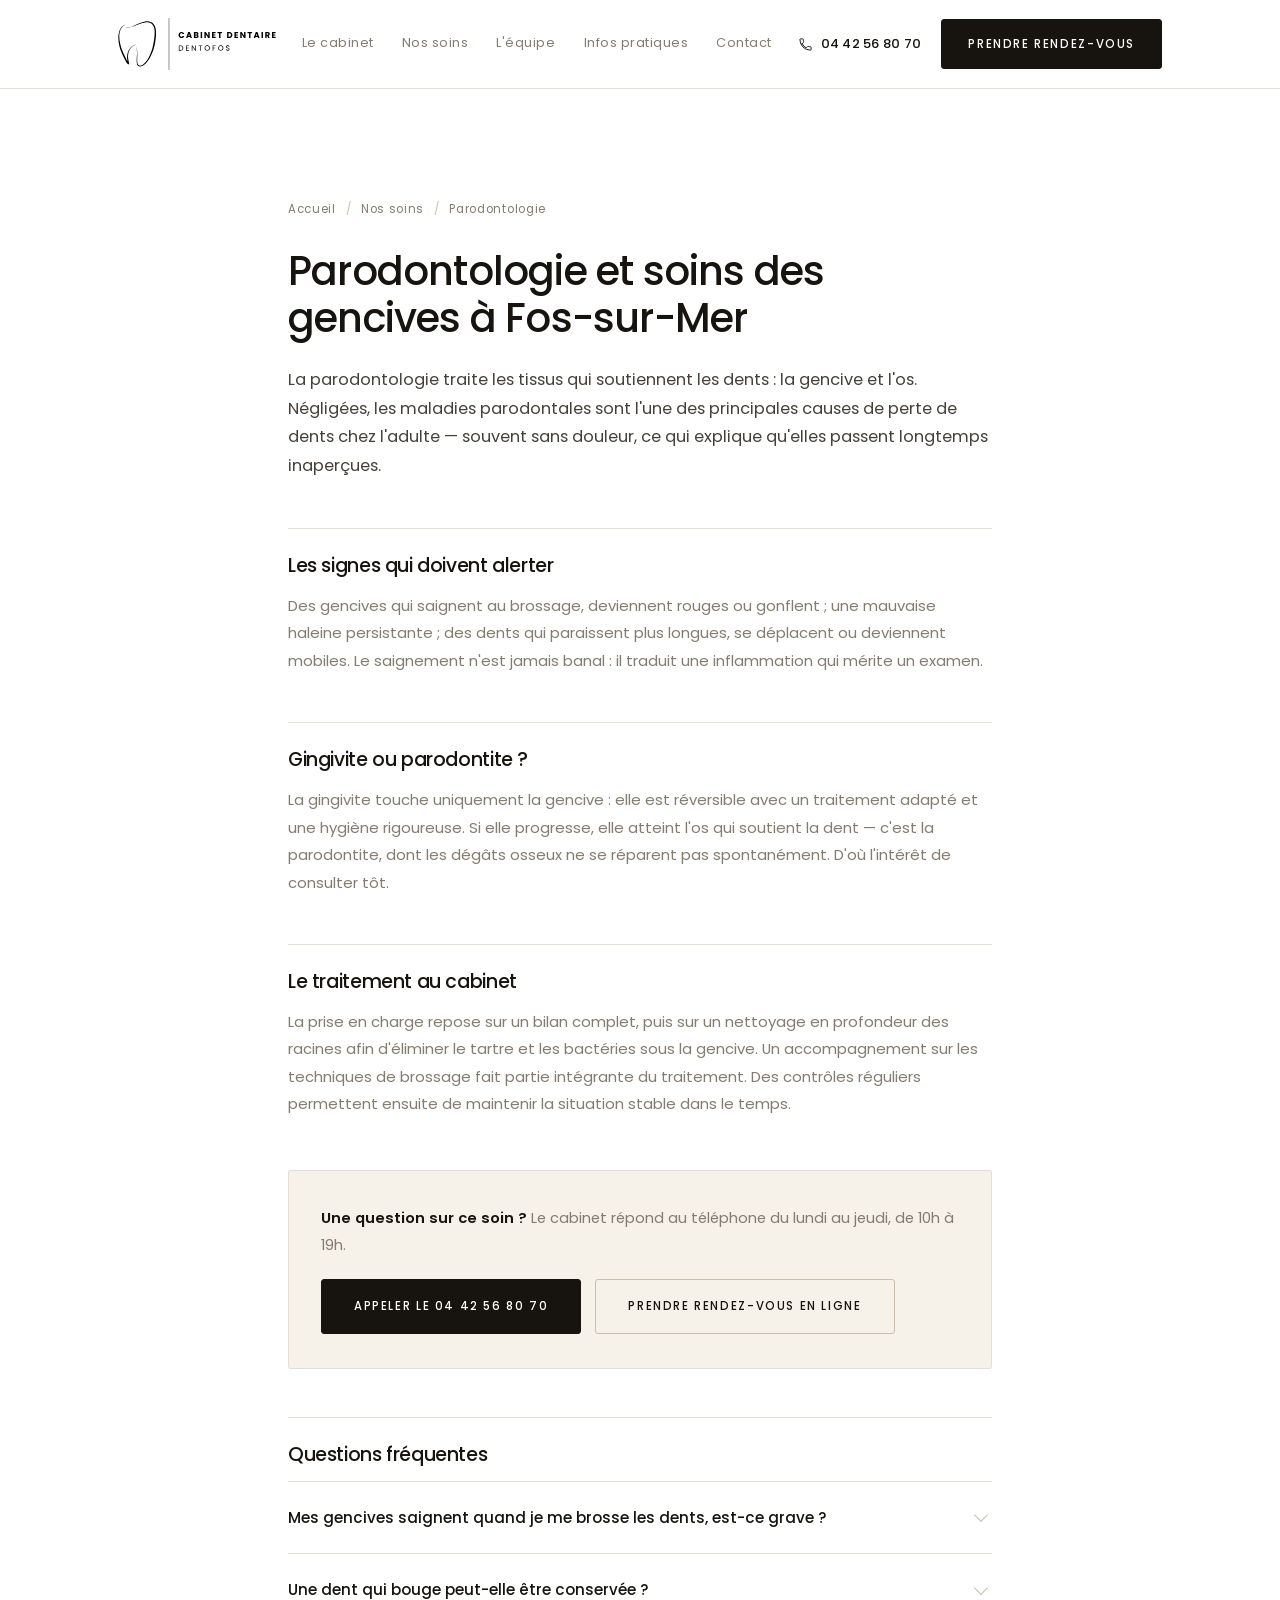
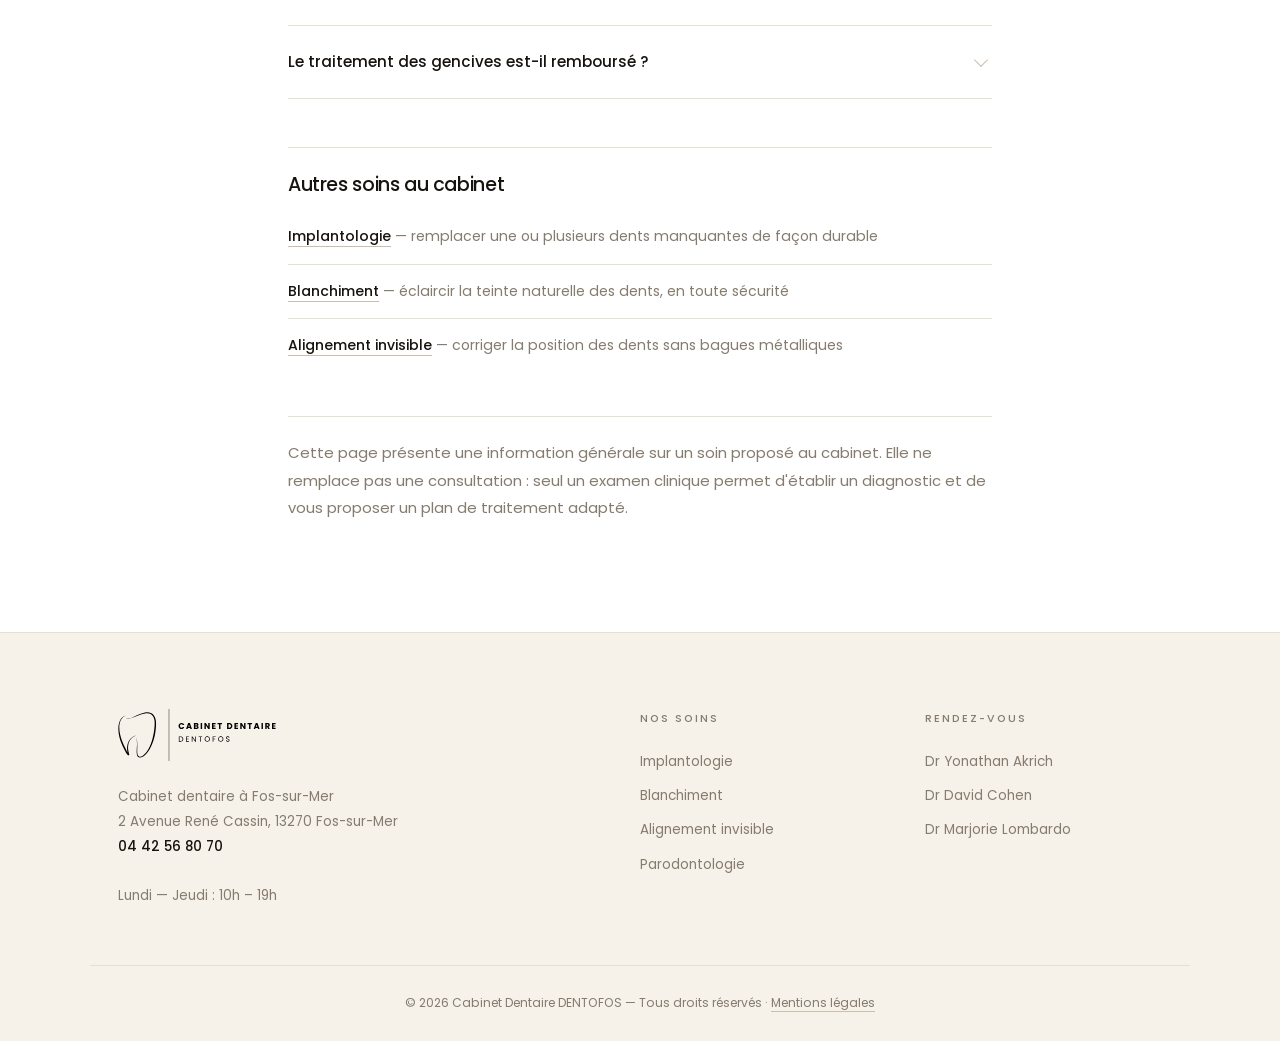
<file: parodontologie/index.html>
<!DOCTYPE html>
<html lang="fr">
<head>
  <meta charset="UTF-8">
  <meta name="viewport" content="width=device-width, initial-scale=1.0">
  <title>Parodontologie à Fos-sur-Mer — Soins des gencives | DENTOFOS</title>
  <meta name="description" content="Traitement des gencives et de la maladie parodontale à Fos-sur-Mer (13270). Saignements, déchaussement dentaire. Cabinet conventionné, 04 42 56 80 70.">
  <meta name="robots" content="index, follow, max-image-preview:large, max-snippet:-1">
  <meta name="geo.region" content="FR-13">
  <meta name="geo.placename" content="Fos-sur-Mer">
  <meta name="geo.position" content="43.4533065;4.9434024">
  <link rel="canonical" href="https://dentofos.fr/parodontologie/">
  <meta property="og:type" content="article">
  <meta property="og:locale" content="fr_FR">
  <meta property="og:site_name" content="Cabinet Dentaire DENTOFOS">
  <meta property="og:title" content="Parodontologie à Fos-sur-Mer — Soins des gencives | DENTOFOS">
  <meta property="og:description" content="Traitement des gencives et de la maladie parodontale à Fos-sur-Mer (13270). Saignements, déchaussement dentaire. Cabinet conventionné, 04 42 56 80 70.">
  <meta property="og:url" content="https://dentofos.fr/parodontologie/">
  <meta property="og:image" content="https://dentofos.fr/assets/og-image.png">
  <meta name="twitter:card" content="summary_large_image">
  <link rel="preconnect" href="https://fonts.googleapis.com">
  <link rel="preconnect" href="https://fonts.gstatic.com" crossorigin>
  <link href="https://fonts.googleapis.com/css2?family=Poppins:ital,wght@0,300;0,400;0,500;0,600;0,700;0,800;1,400;1,600&display=swap" rel="stylesheet">
  <link rel="stylesheet" href="../assets/style.css?v=5">
  <link rel="icon" href="../assets/favicon.svg" type="image/svg+xml">
  <script type="application/ld+json">
{
  "@context": "https://schema.org",
  "@graph": [
    {
      "@type": "MedicalWebPage",
      "@id": "https://dentofos.fr/parodontologie/#page",
      "url": "https://dentofos.fr/parodontologie/",
      "name": "Parodontologie à Fos-sur-Mer — Soins des gencives | DENTOFOS",
      "description": "Traitement des gencives et de la maladie parodontale à Fos-sur-Mer (13270). Saignements, déchaussement dentaire. Cabinet conventionné, 04 42 56 80 70.",
      "inLanguage": "fr-FR",
      "about": {
        "@type": "MedicalProcedure",
        "name": "Parodontologie",
        "description": "La parodontologie traite les tissus qui soutiennent les dents : la gencive et l'os. Négligées, les maladies parodontales sont l'une des principales causes de perte de dents chez l'adulte — souvent sans douleur, ce qui explique qu'elles passent longtemps inaperçues."
      },
      "provider": {
        "@id": "https://dentofos.fr/#cabinet"
      }
    },
    {
      "@type": "BreadcrumbList",
      "itemListElement": [
        {
          "@type": "ListItem",
          "position": 1,
          "name": "Accueil",
          "item": "https://dentofos.fr/"
        },
        {
          "@type": "ListItem",
          "position": 2,
          "name": "Nos soins",
          "item": "https://dentofos.fr/#soins"
        },
        {
          "@type": "ListItem",
          "position": 3,
          "name": "Parodontologie",
          "item": "https://dentofos.fr/parodontologie/"
        }
      ]
    },
    {
      "@type": "FAQPage",
      "@id": "https://dentofos.fr/parodontologie/#faq",
      "mainEntity": [
        {
          "@type": "Question",
          "name": "Mes gencives saignent quand je me brosse les dents, est-ce grave ?",
          "acceptedAnswer": {
            "@type": "Answer",
            "text": "Un saignement au brossage n'est pas normal : il signale une inflammation de la gencive. Pris tôt, cela se traite bien. Il ne faut surtout pas arrêter de brosser la zone, mais consulter pour en déterminer la cause."
          }
        },
        {
          "@type": "Question",
          "name": "Une dent qui bouge peut-elle être conservée ?",
          "acceptedAnswer": {
            "@type": "Answer",
            "text": "Cela dépend du niveau de support osseux restant. Certaines dents mobiles peuvent être stabilisées si la maladie est traitée à temps. Seul un examen, avec radiographies, permet de se prononcer."
          }
        },
        {
          "@type": "Question",
          "name": "Le traitement des gencives est-il remboursé ?",
          "acceptedAnswer": {
            "@type": "Answer",
            "text": "Le détartrage est pris en charge par l'Assurance Maladie. Les traitements parodontaux plus poussés font l'objet d'un devis détaillé, remis avant tout acte."
          }
        }
      ]
    }
  ]
}
  </script>
</head>
<body>

<svg width="0" height="0" style="position:absolute" aria-hidden="true" focusable="false">
  <symbol id="tooth" viewBox="0 0 65.73 79.46" fill="currentColor">
    <path fill-rule="evenodd" d="M16.44 70.0 C16.29 69.74 16.14 69.47 15.99 69.2 C14.56 66.62 13.24 63.6 12.55 62.22 C11.05 59.33 9.63 56.26 8.32 53.09 C6.4 48.49 4.76 43.68 3.67 38.8 C2.44 33.28 1.89 27.68 2.52 22.24 C2.79 19.76 3.42 17.16 4.48 14.77 C5.54 12.36 7.03 10.17 9.0 8.52 C10.02 7.66 11.5 6.78 12.93 6.61 C13.92 6.49 14.88 6.71 15.64 7.51 C14.91 6.64 13.94 6.36 12.92 6.41 C11.42 6.49 9.82 7.32 8.71 8.14 C6.54 9.73 4.86 11.92 3.61 14.35 C2.36 16.78 1.55 19.47 1.12 22.05 C0.0 29.02 0.66 36.34 2.44 43.45 C3.31 46.93 4.45 50.36 5.77 53.67 C7.12 57.06 8.68 60.32 10.29 63.39 C11.14 64.99 12.89 68.77 14.66 71.52 C15.66 73.06 16.7 74.29 17.6 74.8 C18.08 75.08 18.48 75.0 18.78 74.81 C18.99 74.68 19.32 74.39 19.34 73.82 C19.36 73.33 19.01 71.89 18.97 71.77 L18.09 68.29 C17.72 66.6 17.47 64.91 17.37 63.21 C17.27 61.51 17.3 59.8 17.51 58.08 C18.1 53.13 19.98 48.84 22.97 45.68 C26.02 42.44 30.22 40.38 35.39 39.97 C30.1 40.1 25.7 41.99 22.41 45.12 C19.09 48.28 16.9 52.7 16.02 57.86 C15.72 59.67 15.59 61.47 15.62 63.28 C15.65 65.08 15.84 66.87 16.16 68.68 L16.44 70.0 Z"/>
    <path fill-rule="evenodd" d="M12.28 11.27 L12.35 11.52 C12.68 11.83 13.17 11.99 13.7 12.06 C14.48 12.16 15.34 12.08 15.91 12.01 C17.35 11.86 18.81 11.62 20.25 11.32 C21.7 11.01 23.12 10.63 24.5 10.18 C30.22 8.33 38.87 3.78 46.72 2.62 C51.91 1.85 56.75 2.58 59.96 7.0 C61.36 8.91 62.18 11.15 62.65 13.5 C63.38 17.12 63.27 21.01 63.01 24.48 C62.73 28.51 62.21 32.61 61.48 36.7 C61.0 39.39 60.43 42.07 59.75 44.72 C58.04 51.4 55.68 57.91 52.48 63.82 C51.11 66.38 47.86 71.22 44.15 74.36 C41.66 76.47 38.98 77.86 36.54 76.92 C35.15 76.38 34.37 75.2 33.9 73.8 C33.15 71.55 33.19 68.77 33.16 66.82 C33.12 63.04 33.59 57.07 33.05 51.7 C32.68 47.92 31.82 44.44 29.96 42.21 C31.71 44.5 32.42 47.98 32.64 51.73 C32.96 57.11 32.27 63.04 32.18 66.81 C32.13 68.86 32.0 71.79 32.7 74.18 C33.24 75.99 34.25 77.49 36.01 78.24 C38.88 79.46 42.19 78.12 45.25 75.7 C49.25 72.52 52.82 67.51 54.34 64.85 C57.76 58.84 60.37 52.22 62.22 45.37 C62.95 42.66 63.55 39.91 64.04 37.16 C64.79 32.97 65.25 28.77 65.5 24.64 C65.7 20.96 65.73 16.84 64.87 13.03 C64.28 10.38 63.26 7.88 61.62 5.76 C57.8 0.86 52.33 0.0 46.46 1.09 C38.58 2.56 30.01 7.52 24.31 9.63 C22.97 10.13 21.58 10.57 20.16 10.94 C18.75 11.31 17.31 11.61 15.89 11.83 C15.33 11.92 14.48 12.04 13.71 11.98 C13.18 11.93 12.69 11.8 12.36 11.5 L12.28 11.27 Z"/>
  </symbol>
</svg>

<header class="site-header" id="top">
  <div class="container header-inner">
    <a href="../" class="logo" aria-label="Cabinet Dentaire DENTOFOS — retour à l'accueil">
      <img class="logo-lockup" src="../assets/logo.svg" alt="Cabinet Dentaire DENTOFOS" width="272" height="90">
      <svg class="logo-mark-only" viewBox="0 0 65.73 79.46" aria-hidden="true"><use href="#tooth"/></svg>
    </a>
    <nav class="main-nav" id="mainNav">
      <a href="../#cabinet">Le cabinet</a>
      <a href="../#soins">Nos soins</a>
      <a href="../#equipe">L'équipe</a>
      <a href="../#infos">Infos pratiques</a>
      <a href="../#contact">Contact</a>
    </nav>
    <div class="header-actions">
      <a class="header-tel" href="tel:+33442568070" aria-label="Appeler le cabinet au 04 42 56 80 70">
        <svg viewBox="0 0 24 24" fill="none" stroke="currentColor" stroke-width="1.9" stroke-linecap="round" stroke-linejoin="round" aria-hidden="true"><path d="M6.6 10.8a15 15 0 006.6 6.6l2.2-2.2c.3-.3.7-.4 1-.2 1.2.4 2.4.6 3.6.6.6 0 1 .4 1 1V20c0 .6-.4 1-1 1A17 17 0 013 4c0-.6.4-1 1-1h3.5c.6 0 1 .4 1 1 0 1.3.2 2.5.6 3.6.1.4 0 .8-.2 1l-2.3 2.2z"/></svg>
        <span>04 42 56 80 70</span>
      </a>
      <a class="btn btn-primary" href="../#equipe"><span class="cta-long">Prendre rendez-vous</span><span class="cta-short">RDV</span></a>
      <button class="nav-toggle" id="navToggle" aria-label="Ouvrir le menu" aria-expanded="false">
        <span></span><span></span><span></span>
      </button>
    </div>
  </div>
</header>

<main>
  <article class="section">
    <div class="container article">
      <nav class="breadcrumb" aria-label="Fil d'Ariane">
        <a href="../">Accueil</a> <span>/</span> <a href="../#soins">Nos soins</a> <span>/</span> <span>Parodontologie</span>
      </nav>
      <h1>Parodontologie et soins des gencives à Fos-sur-Mer</h1>
      <p class="lede">La parodontologie traite les tissus qui soutiennent les dents : la gencive et l'os. Négligées, les maladies parodontales sont l'une des principales causes de perte de dents chez l'adulte — souvent sans douleur, ce qui explique qu'elles passent longtemps inaperçues.</p>
      <h2 class="article-h2">Les signes qui doivent alerter</h2>
      <p>Des gencives qui saignent au brossage, deviennent rouges ou gonflent ; une mauvaise haleine persistante ; des dents qui paraissent plus longues, se déplacent ou deviennent mobiles. Le saignement n'est jamais banal : il traduit une inflammation qui mérite un examen.</p>
      <h2 class="article-h2">Gingivite ou parodontite ?</h2>
      <p>La gingivite touche uniquement la gencive : elle est réversible avec un traitement adapté et une hygiène rigoureuse. Si elle progresse, elle atteint l'os qui soutient la dent — c'est la parodontite, dont les dégâts osseux ne se réparent pas spontanément. D'où l'intérêt de consulter tôt.</p>
      <h2 class="article-h2">Le traitement au cabinet</h2>
      <p>La prise en charge repose sur un bilan complet, puis sur un nettoyage en profondeur des racines afin d'éliminer le tartre et les bactéries sous la gencive. Un accompagnement sur les techniques de brossage fait partie intégrante du traitement. Des contrôles réguliers permettent ensuite de maintenir la situation stable dans le temps.</p>

      <div class="article-cta">
        <p><strong>Une question sur ce soin&nbsp;?</strong> Le cabinet répond au téléphone du lundi au jeudi, de 10h à 19h.</p>
        <div class="contact-cta">
          <a class="btn btn-primary btn-lg" href="tel:+33442568070">Appeler le 04 42 56 80 70</a>
          <a class="btn btn-ghost btn-lg" href="../#equipe">Prendre rendez-vous en ligne</a>
        </div>
      </div>

      <h2 class="article-h2">Questions fréquentes</h2>
      <div class="faq-list">
        <details>
          <summary>Mes gencives saignent quand je me brosse les dents, est-ce grave ?</summary>
          <p>Un saignement au brossage n'est pas normal : il signale une inflammation de la gencive. Pris tôt, cela se traite bien. Il ne faut surtout pas arrêter de brosser la zone, mais consulter pour en déterminer la cause.</p>
        </details>
        <details>
          <summary>Une dent qui bouge peut-elle être conservée ?</summary>
          <p>Cela dépend du niveau de support osseux restant. Certaines dents mobiles peuvent être stabilisées si la maladie est traitée à temps. Seul un examen, avec radiographies, permet de se prononcer.</p>
        </details>
        <details>
          <summary>Le traitement des gencives est-il remboursé ?</summary>
          <p>Le détartrage est pris en charge par l'Assurance Maladie. Les traitements parodontaux plus poussés font l'objet d'un devis détaillé, remis avant tout acte.</p>
        </details>
      </div>

      <h2 class="article-h2">Autres soins au cabinet</h2>
      <ul class="related">
        <li><a href="../implantologie/">Implantologie</a> — remplacer une ou plusieurs dents manquantes de façon durable</li>
        <li><a href="../blanchiment-dentaire/">Blanchiment</a> — éclaircir la teinte naturelle des dents, en toute sécurité</li>
        <li><a href="../alignement-invisible/">Alignement invisible</a> — corriger la position des dents sans bagues métalliques</li>
      </ul>

      <p class="article-note">Cette page présente une information générale sur un soin proposé au cabinet. Elle ne remplace pas une consultation&nbsp;: seul un examen clinique permet d'établir un diagnostic et de vous proposer un plan de traitement adapté.</p>
    </div>
  </article>
</main>

<footer class="site-footer">
  <div class="container footer-inner">
    <div>
      <img class="footer-logo" src="../assets/logo.svg" alt="Cabinet Dentaire DENTOFOS" width="272" height="90">
      <p class="footer-addr">Cabinet dentaire à Fos-sur-Mer<br>2 Avenue René Cassin, 13270 Fos-sur-Mer<br>
        <a class="footer-tel" href="tel:+33442568070">04 42 56 80 70</a><br>
        Lundi — Jeudi&nbsp;: 10h – 19h</p>
    </div>
    <div>
      <p class="footer-title">Nos soins</p>
        <a href="../implantologie/">Implantologie</a>
        <a href="../blanchiment-dentaire/">Blanchiment</a>
        <a href="../alignement-invisible/">Alignement invisible</a>
        <a href="../parodontologie/">Parodontologie</a>
    </div>
    <div>
      <p class="footer-title">Rendez-vous</p>
        <a href="https://www.doctolib.fr/dentiste/marseille/yonathan-akrich" target="_blank" rel="noopener">Dr Yonathan Akrich</a>
        <a href="https://www.doctolib.fr/dentiste/marseille/david-cohen-marseille-13" target="_blank" rel="noopener">Dr David Cohen</a>
        <a href="https://www.doctolib.fr/dentiste/fos-sur-mer/marjorie-lombardo" target="_blank" rel="noopener">Dr Marjorie Lombardo</a>
    </div>
  </div>
  <div class="container footer-bottom">
    <p>© 2026 Cabinet Dentaire DENTOFOS — Tous droits réservés · <a href="../mentions-legales.html">Mentions légales</a></p>
  </div>
</footer>

<script>
  const toggle = document.getElementById('navToggle');
  const nav = document.getElementById('mainNav');
  toggle.addEventListener('click', () => {
    const open = nav.classList.toggle('open');
    toggle.setAttribute('aria-expanded', open);
  });
</script>
<script src="../assets/analytics.js" defer></script>

</body>
</html>
</file>
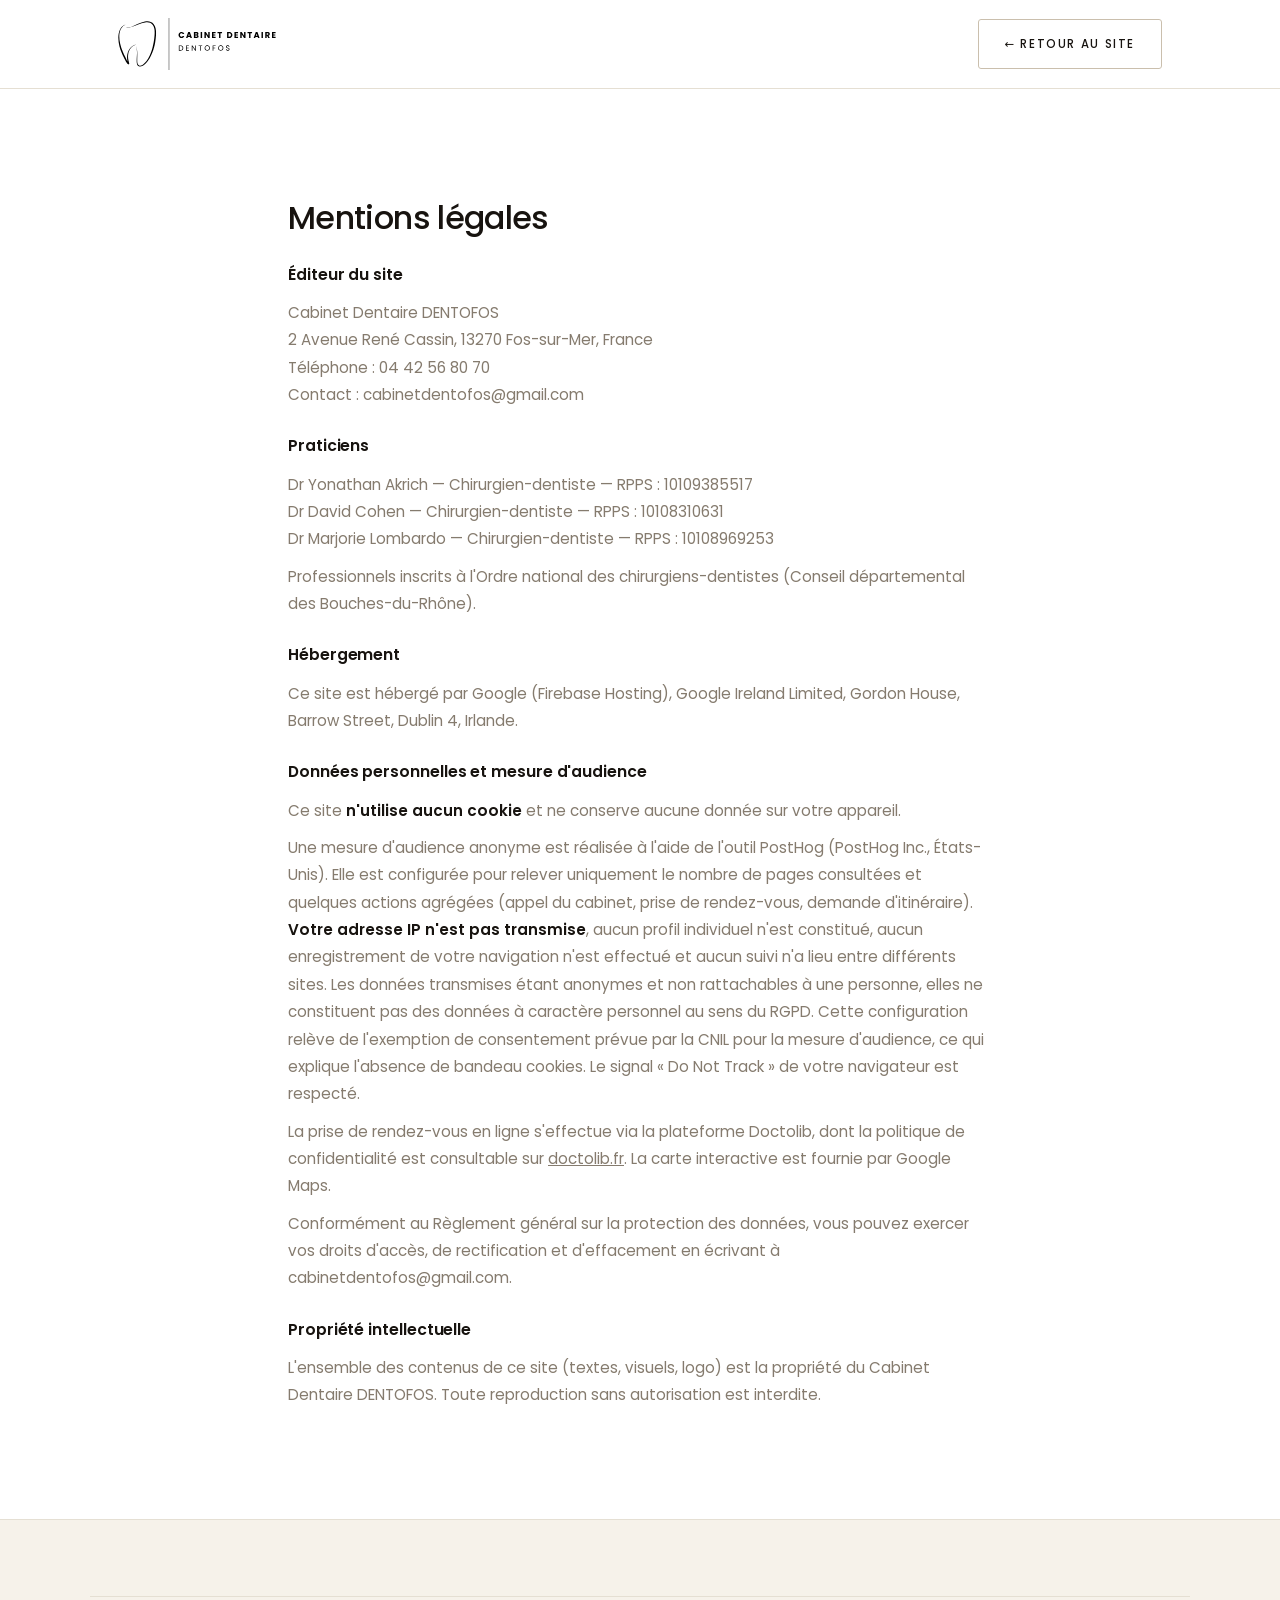
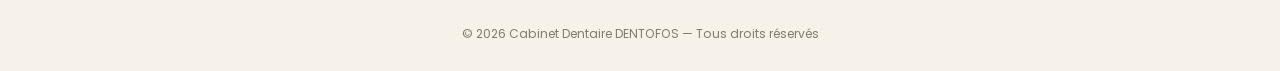
<file: mentions-legales.html>
<!DOCTYPE html>
<html lang="fr">
<head>
  <meta charset="UTF-8">
  <meta name="viewport" content="width=device-width, initial-scale=1.0">
  <title>Mentions légales — Cabinet Dentaire DENTOFOS</title>
  <meta name="robots" content="noindex">
  <link rel="icon" href="assets/favicon.svg" type="image/svg+xml">
  <link href="https://fonts.googleapis.com/css2?family=Poppins:wght@300;400;500;600;700&display=swap" rel="stylesheet">
  <link rel="stylesheet" href="assets/style.css?v=6">
  <link rel="canonical" href="https://dentofos.fr/mentions-legales">
</head>
<body>
<header class="site-header">
  <div class="container header-inner">
    <a href="index.html" class="logo" aria-label="Cabinet Dentaire DENTOFOS — retour à l'accueil">
      <img class="logo-lockup" src="assets/logo.svg" alt="Cabinet Dentaire DENTOFOS" width="272" height="90">
    </a>
    <a class="btn btn-ghost" href="index.html">← Retour au site</a>
  </div>
</header>
<main>
  <section class="section">
    <div class="container" style="max-width:760px">
      <h1 style="font-size:2rem;margin-bottom:24px">Mentions légales</h1>

      <h3>Éditeur du site</h3>
      <p>Cabinet Dentaire DENTOFOS<br>
      2 Avenue René Cassin, 13270 Fos-sur-Mer, France<br>
      Téléphone&nbsp;: 04 42 56 80 70<br>
      Contact&nbsp;: cabinetdentofos@gmail.com</p>

      <h3 style="margin-top:24px">Praticiens</h3>
      <p>Dr Yonathan Akrich — Chirurgien-dentiste — RPPS&nbsp;: 10109385517<br>
      Dr David Cohen — Chirurgien-dentiste — RPPS&nbsp;: 10108310631<br>
      Dr Marjorie Lombardo — Chirurgien-dentiste — RPPS&nbsp;: 10108969253</p>
      <p style="margin-top:10px">Professionnels inscrits à l'Ordre national des chirurgiens-dentistes (Conseil départemental des Bouches-du-Rhône).</p>

      <h3 style="margin-top:24px">Hébergement</h3>
      <p>Ce site est hébergé par Google (Firebase Hosting), Google Ireland Limited, Gordon House, Barrow Street, Dublin 4, Irlande.</p>

      <h3 style="margin-top:24px">Données personnelles et mesure d'audience</h3>
      <p>Ce site <strong>n'utilise aucun cookie</strong> et ne conserve aucune donnée sur votre appareil.</p>
      <p style="margin-top:10px">Une mesure d'audience anonyme est réalisée à l'aide de l'outil PostHog (PostHog Inc., États-Unis). Elle est configurée pour relever uniquement le nombre de pages consultées et quelques actions agrégées (appel du cabinet, prise de rendez-vous, demande d'itinéraire). <strong>Votre adresse IP n'est pas transmise</strong>, aucun profil individuel n'est constitué, aucun enregistrement de votre navigation n'est effectué et aucun suivi n'a lieu entre différents sites. Les données transmises étant anonymes et non rattachables à une personne, elles ne constituent pas des données à caractère personnel au sens du RGPD. Cette configuration relève de l'exemption de consentement prévue par la CNIL pour la mesure d'audience, ce qui explique l'absence de bandeau cookies. Le signal « Do Not Track » de votre navigateur est respecté.</p>
      <p style="margin-top:10px">La prise de rendez-vous en ligne s'effectue via la plateforme Doctolib, dont la politique de confidentialité est consultable sur <a href="https://www.doctolib.fr" target="_blank" rel="noopener" style="text-decoration:underline">doctolib.fr</a>. La carte interactive est fournie par Google Maps.</p>
      <p style="margin-top:10px">Conformément au Règlement général sur la protection des données, vous pouvez exercer vos droits d'accès, de rectification et d'effacement en écrivant à cabinetdentofos@gmail.com.</p>

      <h3 style="margin-top:24px">Propriété intellectuelle</h3>
      <p>L'ensemble des contenus de ce site (textes, visuels, logo) est la propriété du Cabinet Dentaire DENTOFOS. Toute reproduction sans autorisation est interdite.</p>
    </div>
  </section>
</main>
<footer class="site-footer">
  <div class="container footer-bottom">
    <p>© 2026 Cabinet Dentaire DENTOFOS — Tous droits réservés</p>
  </div>
</footer>
<script src="assets/analytics.js" defer></script>
</body>
</html>
</file>
<file: assets/style.css>
/* ============ DENTOFOS — charte sobre ============ */
:root {
  --ink: #17130f;
  --ink-mid: #46403a;
  --ink-soft: #857b6e;
  --line: #e5dfd3;
  --line-strong: #cabfad;
  --paper: #ffffff;
  --paper-alt: #f6f2ea;
  --accent: #6f6152;
  --accent-soft: #f0eade;
  --radius: 3px;
  --font-body: 'Poppins', system-ui, -apple-system, sans-serif;
  --font-display: 'Poppins', system-ui, -apple-system, sans-serif;
}

* { margin: 0; padding: 0; box-sizing: border-box; }
html { scroll-behavior: smooth; scroll-padding-top: 104px; }
body {
  font-family: var(--font-body);
  font-size: .95rem;
  font-weight: 400;
  color: var(--ink-mid);
  background: var(--paper);
  line-height: 1.8;
  -webkit-font-smoothing: antialiased;
}
img, svg { display: block; }
a { color: inherit; text-decoration: none; }
ul { list-style: none; }

.container { max-width: 1100px; margin: 0 auto; padding: 0 28px; }

h1, h2 {
  font-family: var(--font-display);
  font-weight: 500;
  letter-spacing: -.02em;
  line-height: 1.18;
  color: var(--ink);
}
h1 { font-size: clamp(2rem, 4.2vw, 3rem); }
h1 em { font-style: italic; font-weight: 400; color: var(--accent); }
h2 { font-size: clamp(1.45rem, 2.7vw, 1.95rem); margin-bottom: 20px; }
h3 { font-size: .98rem; font-weight: 600; letter-spacing: -.005em; color: var(--ink); margin-bottom: 10px; }
p { color: var(--ink-soft); }
strong { color: var(--ink); font-weight: 600; }

.eyebrow {
  text-transform: uppercase;
  letter-spacing: .22em;
  font-size: .68rem;
  font-weight: 500;
  color: var(--ink-soft);
  margin-bottom: 18px;
}

/* ---------- Boutons ---------- */
.btn {
  display: inline-block;
  padding: 14px 26px;
  border-radius: var(--radius);
  font-size: .72rem;
  font-weight: 500;
  letter-spacing: .14em;
  text-transform: uppercase;
  border: 1px solid transparent;
  transition: background .2s ease, color .2s ease, border-color .2s ease;
  cursor: pointer;
  text-align: center;
}
.btn-lg { padding: 16px 32px; }
.btn-block { display: block; width: 100%; }
.btn-primary { background: var(--ink); color: var(--paper); border-color: var(--ink); }
.btn-primary:hover { background: var(--accent); border-color: var(--accent); }
.btn-ghost { background: transparent; color: var(--ink); border-color: var(--line-strong); }
.btn-ghost:hover { border-color: var(--ink); }

/* ---------- En-tête ---------- */
.site-header {
  position: sticky;
  top: 0;
  z-index: 50;
  background: rgba(255, 255, 255, .93);
  backdrop-filter: blur(10px);
  border-bottom: 1px solid var(--line);
}
.header-inner {
  display: flex;
  align-items: center;
  justify-content: space-between;
  gap: 24px;
  height: 88px;
}
.logo { display: flex; align-items: center; color: var(--ink); flex-shrink: 0; }
.logo-lockup { height: 52px; width: auto; }
.logo-mark-only { display: none; width: 28px; height: 34px; }

.main-nav { display: flex; gap: 28px; flex-shrink: 0; }
.main-nav a {
  font-size: .8rem;
  font-weight: 400;
  letter-spacing: .04em;
  white-space: nowrap;
  color: var(--ink-soft);
  padding-bottom: 2px;
  border-bottom: 1px solid transparent;
  transition: color .2s, border-color .2s;
}
.main-nav a:hover { color: var(--ink); border-bottom-color: var(--line-strong); }

.header-actions { display: flex; align-items: center; gap: 20px; }
.header-actions .btn { white-space: nowrap; }
.cta-short { display: none; }
.header-tel {
  display: inline-flex; align-items: center; gap: 8px;
  font-size: .82rem; font-weight: 500; letter-spacing: .02em;
  color: var(--ink); white-space: nowrap; transition: color .2s;
}
.header-tel:hover { color: var(--accent); }
.header-tel svg { width: 15px; height: 15px; stroke-width: 1.5; }

.nav-toggle { display: none; background: none; border: none; flex-direction: column; gap: 5px; padding: 6px; }
.nav-toggle span { width: 22px; height: 1px; background: var(--ink); }

/* ---------- Hero ---------- */
.hero { background: var(--paper-alt); padding: 100px 0 110px; border-bottom: 1px solid var(--line); }
.hero-inner { display: grid; grid-template-columns: 1.5fr 1fr; gap: 70px; align-items: center; }
.hero-sub { margin: 26px 0 38px; font-size: 1rem; max-width: 52ch; }
.hero-cta { display: flex; gap: 14px; flex-wrap: wrap; }
.hero-badges { display: flex; flex-direction: column; gap: 9px; margin-top: 42px; }
.hero-badges li {
  font-size: .82rem; color: var(--ink-soft);
  padding-left: 20px; position: relative;
}
.hero-badges li::before {
  content: ''; position: absolute; left: 0; top: .78em;
  width: 10px; height: 1px; background: var(--line-strong);
}
.hero-phone { margin-top: 34px; padding-top: 24px; border-top: 1px solid var(--line); font-size: .85rem; }
.hero-phone a { font-weight: 500; color: var(--ink); border-bottom: 1px solid var(--line-strong); }
.hero-phone a:hover { border-bottom-color: var(--ink); }
.hero-phone span { font-size: .78rem; color: var(--ink-soft); }

.hero-visual { display: flex; justify-content: center; }
.hero-card {
  background: var(--paper);
  border: 1px solid var(--line);
  border-radius: var(--radius);
  padding: 44px 36px;
  text-align: center;
  max-width: 290px;
  width: 100%;
}
.hero-card-icon { color: var(--accent); display: grid; place-items: center; margin-bottom: 24px; }
.hero-card-icon svg { width: 34px; height: 41px; }
.hero-card-title { font-size: .74rem; text-transform: uppercase; letter-spacing: .2em; color: var(--ink); font-weight: 500; }
.hero-card-text { margin-top: 14px; font-size: .88rem; line-height: 1.7; }
.hero-card-tel { margin-top: 14px; }
.hero-card-tel a { font-size: .95rem; font-weight: 500; color: var(--ink); }
.hero-card-note {
  margin-top: 22px; padding-top: 18px;
  border-top: 1px solid var(--line);
  font-size: .72rem; letter-spacing: .08em; text-transform: uppercase; color: var(--ink-soft);
}

/* ---------- Sections ---------- */
.section { padding: 110px 0; }
.section-alt { background: var(--paper-alt); border-top: 1px solid var(--line); border-bottom: 1px solid var(--line); }
.section-head { max-width: 600px; margin: 0 auto 64px; text-align: center; }
.section-sub { margin-top: 12px; font-size: .9rem; }
.split { display: grid; grid-template-columns: 1fr 1fr; gap: 70px; align-items: center; }
.split > div > p + p { margin-top: 16px; }

.stat-row { display: flex; gap: 56px; margin-top: 44px; padding-top: 32px; border-top: 1px solid var(--line); }
.stat strong { font-size: 1.9rem; font-weight: 300; color: var(--ink); display: block; line-height: 1.2; }
.stat span { font-size: .72rem; letter-spacing: .1em; text-transform: uppercase; color: var(--ink-soft); }

/* ---------- Atouts ---------- */
.feature-grid { display: grid; grid-template-columns: 1fr 1fr; gap: 1px; background: var(--line); border: 1px solid var(--line); }
.feature-card { background: var(--paper); padding: 30px 26px; }
.feature-card p { font-size: .84rem; line-height: 1.7; }

/* ---------- Soins ---------- */
.cards-grid { display: grid; grid-template-columns: repeat(3, 1fr); gap: 1px; background: var(--line); border: 1px solid var(--line); }
.care-card { background: var(--paper); padding: 40px 32px; transition: background .2s ease; }
.care-card:hover { background: var(--accent-soft); }
.care-icon { color: var(--accent); margin-bottom: 22px; }
.care-icon svg { width: 26px; height: 30px; stroke-width: 1.3; }
.care-card p { font-size: .86rem; line-height: 1.75; }

/* ---------- Parcours ---------- */
.steps { display: grid; grid-template-columns: repeat(4, 1fr); gap: 34px; }
.step { padding-top: 22px; border-top: 1px solid var(--line-strong); }
.step-num {
  display: block; font-size: .72rem; letter-spacing: .16em;
  color: var(--ink-soft); font-weight: 500; margin-bottom: 16px;
}
.step p { font-size: .84rem; line-height: 1.7; }

/* ---------- Équipe ---------- */
.team-grid { display: grid; grid-template-columns: repeat(3, 1fr); gap: 28px; }
.team-card {
  background: var(--paper);
  border: 1px solid var(--line);
  border-radius: var(--radius);
  padding: 40px 32px;
  text-align: center;
  display: flex;
  flex-direction: column;
  transition: border-color .2s ease;
}
.team-card:hover { border-color: var(--line-strong); }
.team-avatar {
  width: 76px; height: 76px;
  margin: 0 auto 22px;
  border-radius: 50%;
  border: 1px solid var(--line-strong);
  color: var(--accent);
  font-size: 1.05rem;
  font-weight: 400;
  letter-spacing: .08em;
  display: grid; place-items: center;
}
.team-card h3 { font-size: 1.02rem; font-weight: 500; margin-bottom: 4px; }
.team-role { font-size: .72rem; letter-spacing: .14em; text-transform: uppercase; color: var(--ink-soft); margin-bottom: 26px; }
.team-facts { text-align: left; margin: 0 0 28px; flex: 1; }
.team-facts li {
  font-size: .82rem; line-height: 1.65; color: var(--ink-soft);
  padding: 12px 0; border-bottom: 1px solid var(--line);
}
.team-facts li:first-child { border-top: 1px solid var(--line); }

/* ---------- Avis ---------- */
.avis-band {
  border: 1px solid var(--line);
  border-radius: var(--radius);
  padding: 58px 52px;
  display: flex;
  align-items: center;
  justify-content: space-between;
  gap: 44px;
  flex-wrap: wrap;
}
.avis-band p { max-width: 46ch; font-size: .9rem; }

/* ---------- Infos ---------- */
.info-grid { display: grid; grid-template-columns: repeat(4, 1fr); gap: 1px; background: var(--line); border: 1px solid var(--line); }
.info-card { background: var(--paper); padding: 34px 26px; }
.info-card h3 { font-size: .72rem; letter-spacing: .16em; text-transform: uppercase; color: var(--ink-soft); font-weight: 500; margin-bottom: 16px; }
.info-card p { font-size: .88rem; color: var(--ink); line-height: 1.7; }
.info-card .muted { margin-top: 12px; font-size: .78rem; color: var(--ink-soft); }
.info-tel { font-weight: 500; color: var(--ink); border-bottom: 1px solid var(--line-strong); }
.info-tel:hover { border-bottom-color: var(--ink); }

/* ---------- Pages de soins ---------- */
.article { max-width: 760px; }
.breadcrumb { font-size: .72rem; letter-spacing: .06em; color: var(--ink-soft); margin-bottom: 28px; }
.breadcrumb a { border-bottom: 1px solid transparent; transition: border-color .2s; }
.breadcrumb a:hover { border-bottom-color: var(--line-strong); }
.breadcrumb span { color: var(--line-strong); margin: 0 6px; }
.breadcrumb span:last-child { color: var(--ink-soft); margin: 0; }
.article h1 { font-size: clamp(1.75rem, 3.6vw, 2.5rem); margin-bottom: 24px; }
.article .lede { font-size: 1.02rem; line-height: 1.75; color: var(--ink-mid); }
.article-h2 {
  font-size: 1.2rem; font-weight: 500;
  margin: 48px 0 14px; padding-top: 26px;
  border-top: 1px solid var(--line);
}
.article p { font-size: .93rem; line-height: 1.85; }
.article-cta {
  margin: 52px 0 12px; padding: 34px 32px;
  background: var(--paper-alt); border: 1px solid var(--line); border-radius: var(--radius);
}
.article-cta p { font-size: .92rem; }
.article-cta .contact-cta { margin-top: 20px; }
.article-note {
  margin-top: 44px; padding-top: 22px;
  border-top: 1px solid var(--line);
  font-size: .78rem; line-height: 1.7; color: var(--ink-soft);
}
.related { margin-top: 6px; }
.related li {
  padding: 14px 0;
  border-bottom: 1px solid var(--line);
  font-size: .88rem;
  color: var(--ink-soft);
}
.related li:last-child { border-bottom: none; }
.related a { font-weight: 500; color: var(--ink); border-bottom: 1px solid var(--line-strong); }
.related a:hover { border-bottom-color: var(--ink); }

.care-more {
  display: inline-block; margin-top: 16px;
  font-size: .76rem; letter-spacing: .1em; text-transform: uppercase;
  color: var(--ink); border-bottom: 1px solid var(--line-strong);
  padding-bottom: 2px; transition: border-color .2s;
}
.care-more:hover { border-bottom-color: var(--ink); }

/* ---------- FAQ ---------- */
.faq-list { max-width: 780px; margin: 0 auto; border-top: 1px solid var(--line); }
.faq-list details { border-bottom: 1px solid var(--line); }
.faq-list summary {
  list-style: none;
  cursor: pointer;
  padding: 22px 40px 22px 0;
  position: relative;
  font-size: .95rem;
  font-weight: 500;
  color: var(--ink);
  transition: color .2s;
}
.faq-list summary::-webkit-details-marker { display: none; }
.faq-list summary:hover { color: var(--accent); }
.faq-list summary::after {
  content: '';
  position: absolute; right: 6px; top: 50%;
  width: 9px; height: 9px;
  border-right: 1px solid var(--line-strong);
  border-bottom: 1px solid var(--line-strong);
  transform: translateY(-70%) rotate(45deg);
  transition: transform .25s ease;
}
.faq-list details[open] summary::after { transform: translateY(-20%) rotate(-135deg); }
.faq-list details p { padding: 0 40px 24px 0; font-size: .88rem; line-height: 1.8; }
.faq-list details p a { color: var(--ink); border-bottom: 1px solid var(--line-strong); }

/* ---------- Contact ---------- */
.contact-cta { display: flex; gap: 14px; flex-wrap: wrap; margin-top: 32px; }
.map-wrap {
  border: 1px solid var(--line);
  border-radius: var(--radius);
  overflow: hidden;
  aspect-ratio: 4 / 3;
}
.map-wrap iframe { width: 100%; height: 100%; border: 0; }
.map-actions { display: flex; gap: 12px; flex-wrap: wrap; margin-top: 16px; }
.map-actions .btn { display: inline-flex; align-items: center; gap: 9px; padding: 12px 20px; }
.map-actions svg { width: 15px; height: 15px; flex-shrink: 0; }

/* ---------- Pied de page ---------- */
.site-footer { background: var(--paper-alt); border-top: 1px solid var(--line); padding: 76px 0 0; }
.footer-inner { display: grid; grid-template-columns: 2fr 1fr 1fr; gap: 48px; padding-bottom: 56px; }
.footer-logo { height: 52px; width: auto; margin-bottom: 24px; }
.site-footer p { font-size: .84rem; line-height: 1.85; color: var(--ink-soft); }
.footer-title { font-size: .68rem !important; letter-spacing: .18em; text-transform: uppercase; color: var(--ink); font-weight: 500; margin-bottom: 16px; }
.footer-inner a {
  display: block; font-size: .84rem; padding: 5px 0;
  color: var(--ink-soft); transition: color .2s;
}
.footer-inner a:hover { color: var(--ink); }
.footer-tel { display: inline-block; font-weight: 500; color: var(--ink) !important; padding: 0 !important; }
.footer-bottom { border-top: 1px solid var(--line); padding: 26px 28px; text-align: center; }
.footer-bottom p { font-size: .76rem; }
.footer-bottom a { border-bottom: 1px solid var(--line-strong); }

/* ---------- Responsive ---------- */
@media (max-width: 960px) {
  .hero-inner, .split { grid-template-columns: 1fr; gap: 48px; }
  .hero-visual { order: -1; }
  .hero { padding: 64px 0 76px; }
  .cards-grid, .team-grid { grid-template-columns: 1fr 1fr; }
  .steps, .info-grid { grid-template-columns: 1fr 1fr; }
  .steps { gap: 28px; }
  .footer-inner { grid-template-columns: 1fr; gap: 32px; }
  .section { padding: 76px 0; }
}
@media (max-width: 900px) {
  .main-nav {
    display: none;
    position: absolute;
    top: 88px; left: 0; right: 0;
    background: var(--paper);
    flex-direction: column;
    padding: 22px 28px;
    gap: 18px;
    border-bottom: 1px solid var(--line);
  }
  .main-nav.open { display: flex; }
  .nav-toggle { display: flex; }
  .header-actions { gap: 14px; }
  .header-actions .btn { padding: 12px 18px; font-size: .68rem; }
  .header-tel span { display: none; }
  .header-tel {
    width: 38px; height: 38px; justify-content: center;
    border: 1px solid var(--line-strong); border-radius: 50%;
  }
}
@media (max-width: 640px) {
  .cta-long { display: none; }
  .cta-short { display: inline; }
  .header-inner { height: 68px; }
  .main-nav { top: 68px; }
  .logo-lockup { display: none; }
  .logo-mark-only { display: block; }
  .cards-grid, .team-grid, .steps, .info-grid, .feature-grid { grid-template-columns: 1fr; }
  .section { padding: 62px 0; }
  .section-head { margin-bottom: 44px; }
  .avis-band { padding: 38px 26px; }
  .stat-row { gap: 30px; }
  .team-facts li { font-size: .8rem; }
}
</file>
